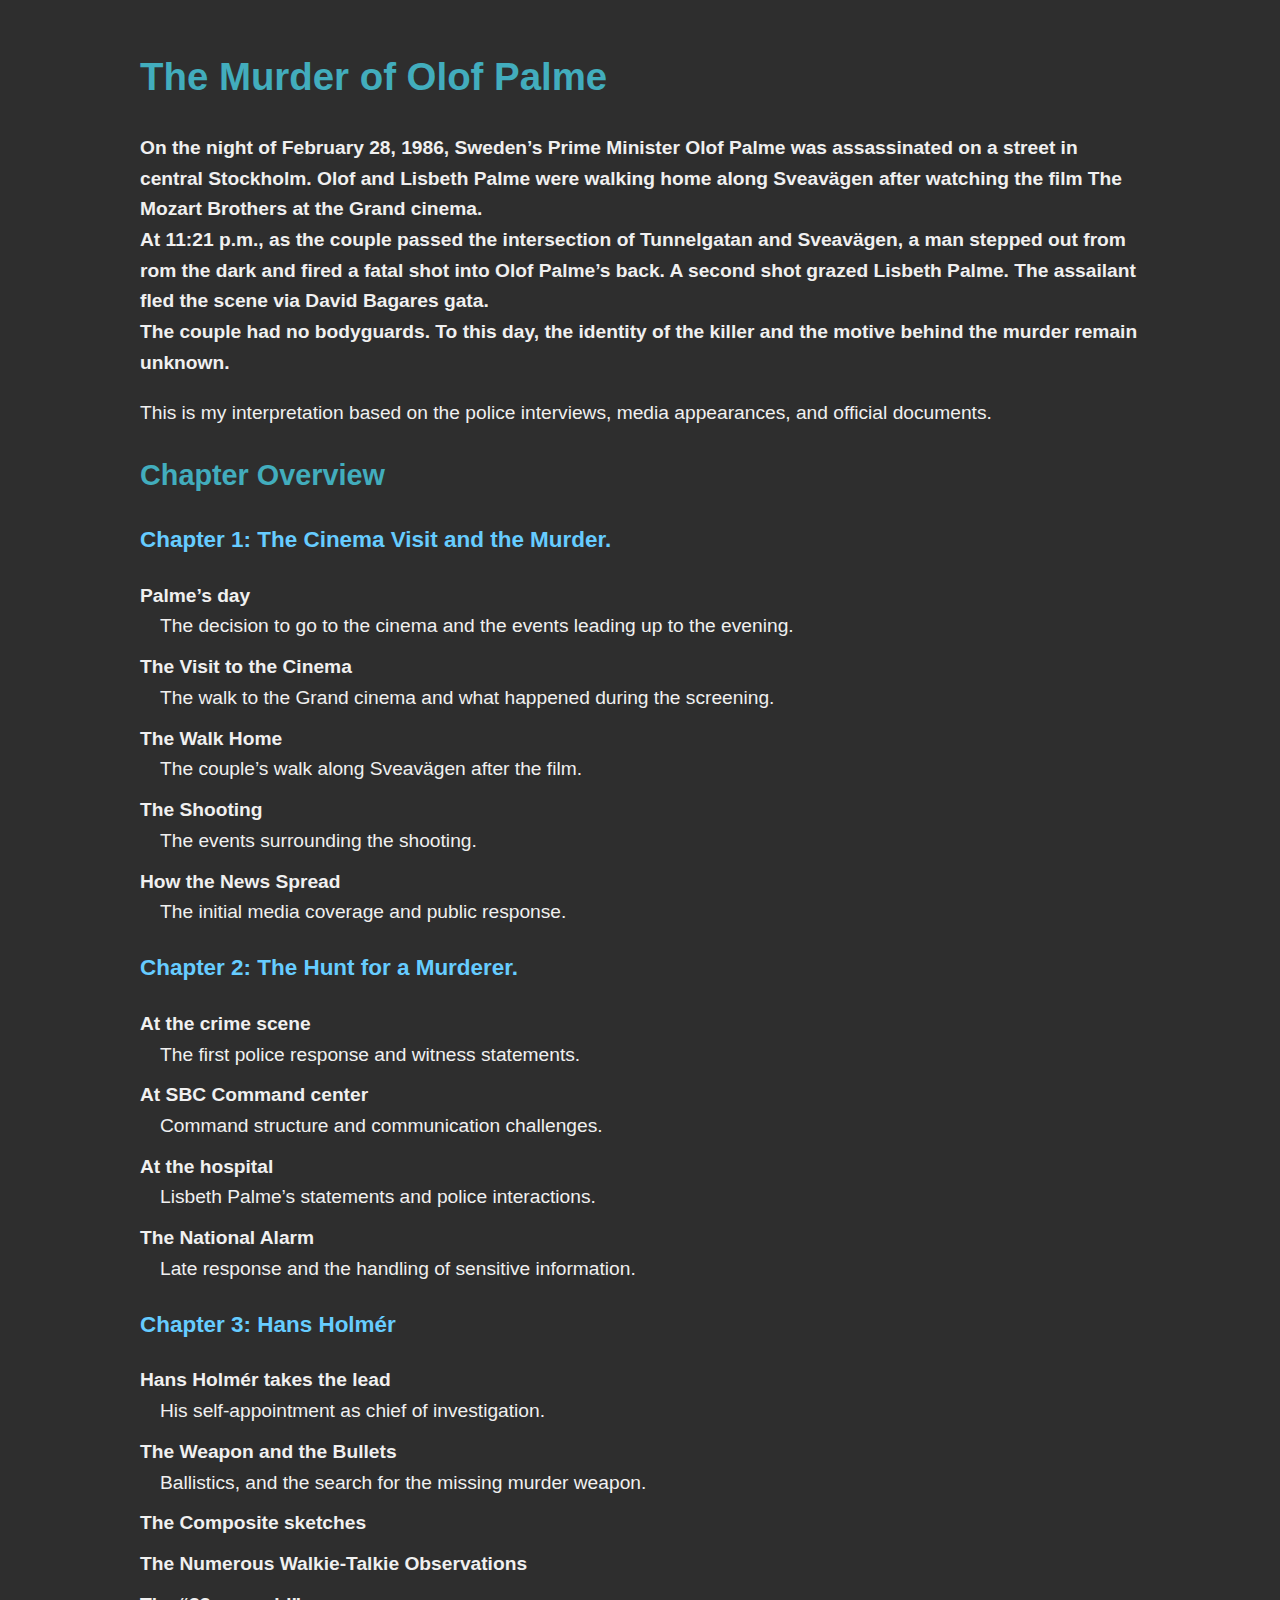
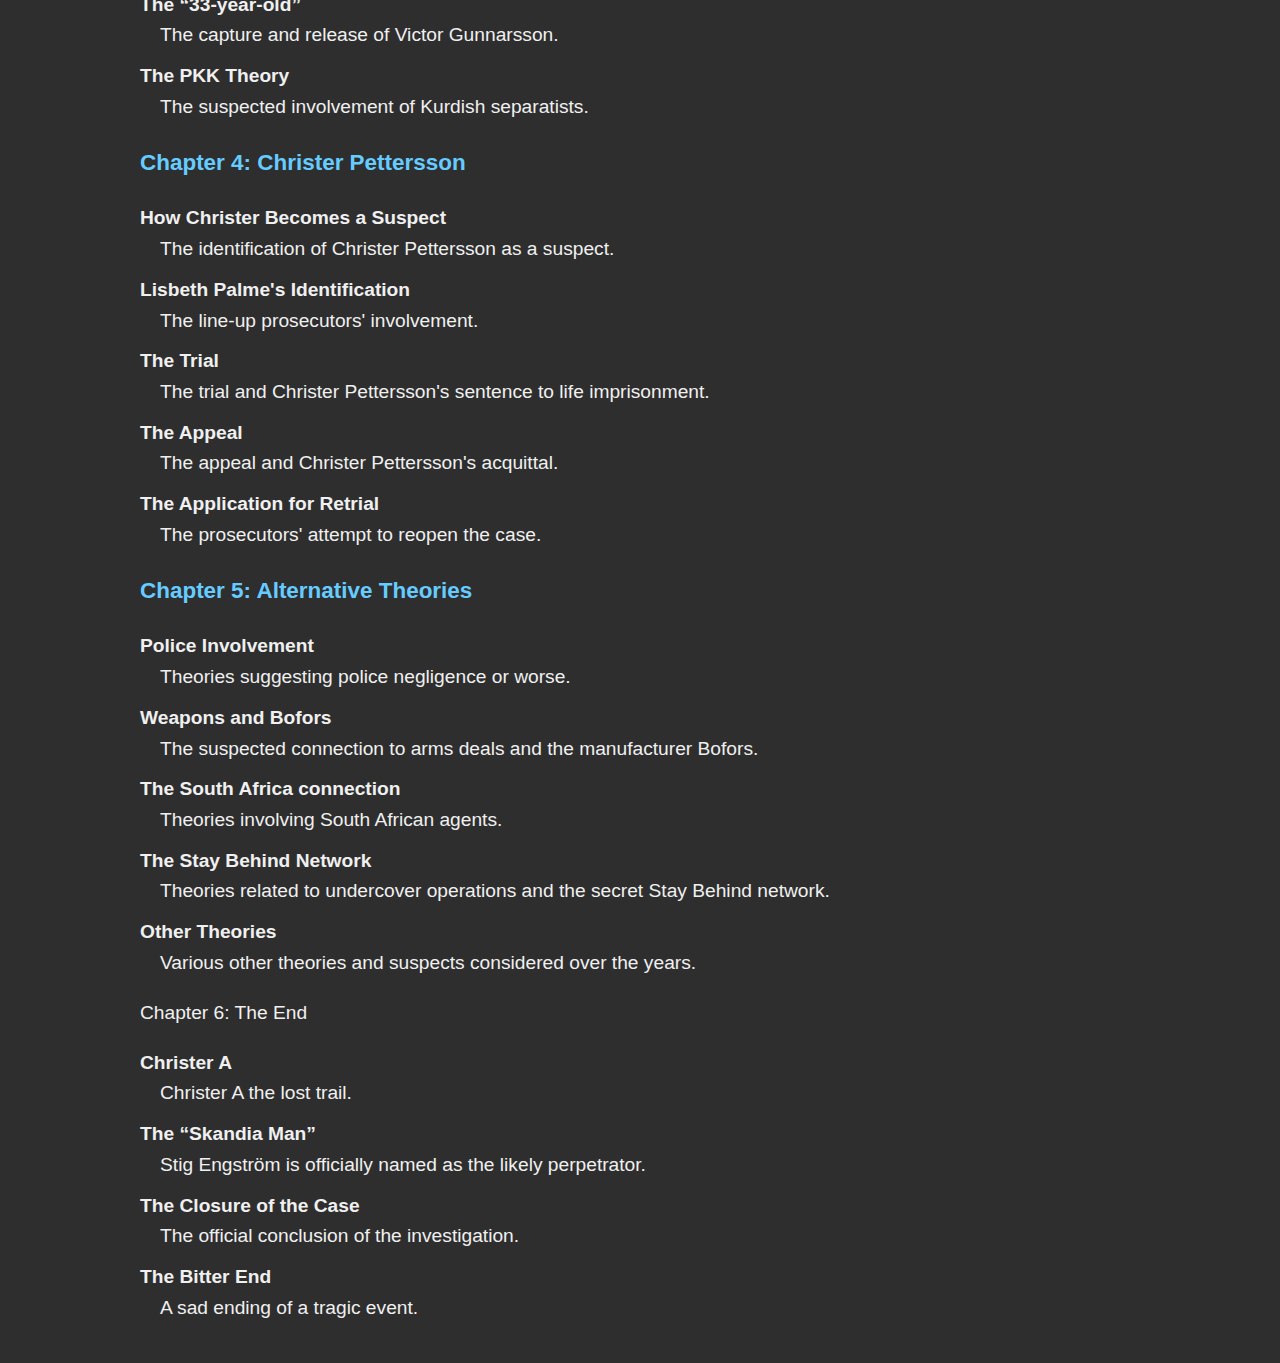
<file: index.html>
<!DOCTYPE html>
<html lang="en">
<head>
    <meta charset="UTF-8">
    <meta name="viewport" content="width=device-width, initial-scale=1.0">
    <title>Murder of a Swedish Prime Minister </title>
    <link rel="stylesheet" href="styles.css">
</head>
<body>
    <h1>The Murder of Olof Palme</h1>
    <p><b>On the night of February 28, 1986, Sweden’s Prime Minister Olof Palme was assassinated on a street in central Stockholm. Olof and Lisbeth Palme were walking home along Sveavägen after watching the film The Mozart Brothers at the Grand cinema.<br /> 
    At 11:21 p.m., as the couple passed the intersection of Tunnelgatan and Sveavägen, a man stepped out from rom the dark and fired a fatal shot into Olof Palme’s back. A second shot grazed Lisbeth Palme. The assailant fled the scene via David Bagares gata.<br /> 
    The couple had no bodyguards. To this day, the identity of the killer and the motive behind the murder remain unknown. </b></p>

    <p>This is my interpretation based on the police interviews, media appearances, and official documents.</p>

    <h2>Chapter Overview</h2>
    <h3 class="chapter-title"><a href="Chapter_1.html">Chapter 1: The Cinema Visit and the Murder.</a></h3>
    <dl>
        <dt>Palme’s day</dt>
        <dd>The decision to go to the cinema and the events leading up to the evening.</dd>
        <dt>The Visit to the Cinema</dt>
        <dd>The walk to the Grand cinema and what happened during the screening.</dd>
        <dt>The Walk Home</dt>
        <dd>The couple’s walk along Sveavägen after the film.</dd>
        <dt>The Shooting</dt>
        <dd>The events surrounding the shooting.</dd>
        <dt>How the News Spread</dt>
        <dd>The initial media coverage and public response.</dd>
    </dl>

    <h3 class="chapter-title"><a href="Chapter_2.html">Chapter 2: The Hunt for a Murderer.</a></h3>
    <dl>
        <dt>At the crime scene</dt>
        <dd>The first police response and witness statements.</dd>
        <dt>At SBC Command center</dt>
        <dd>Command structure and communication challenges.</dd>
        <dt>At the hospital</dt>
        <dd>Lisbeth Palme’s statements and police interactions.</dd>
        <dt>The National Alarm</dt>
        <dd>Late response and the handling of sensitive information.</dd>
    </dl>

    <h3 class="chapter-title"><a href="Chapter_3.html">Chapter 3: Hans Holmér</a></h3>
    <dl>
        <dt>Hans Holmér takes the lead</dt>
        <dd>His self-appointment as chief of investigation.</dd>
        <dt>The Weapon and the Bullets</dt>
        <dd>Ballistics, and the search for the missing murder weapon.</dd>
        <dt>The Composite sketches</dt>
        <dt>The Numerous Walkie-Talkie Observations</dt>
        <dt>The “33-year-old”</dt>
        <dd>The capture and release of Victor Gunnarsson.</dd>
        <dt>The PKK Theory</dt>
        <dd>The suspected involvement of Kurdish separatists.</dd>
    </dl>
    <h3 class="chapter-title"><a href="Chapter_4.html">Chapter 4: Christer Pettersson</a></h3>
    <dl>
        <dt>How Christer Becomes a Suspect</dt>
        <dd>The identification of Christer Pettersson as a suspect.</dd>
        <dt>Lisbeth Palme's Identification</dt>
        <dd>The line-up prosecutors' involvement.</dd>
        <dt>The Trial</dt>
        <dd>The trial and Christer Pettersson's sentence to life imprisonment.</dd>
        <dt>The Appeal</dt>
        <dd>The appeal and Christer Pettersson's acquittal.</dd>
        <dt>The Application for Retrial</dt>
        <dd>The prosecutors' attempt to reopen the case.</dd>
    </dl>

    <h3 class="chapter-title"><a href="Chapter_5.html">Chapter 5: Alternative Theories</a></h3>
    <dl>
        <dt>Police Involvement</dt>
        <dd>Theories suggesting police negligence or worse.</dd>
        <dt>Weapons and Bofors</dt>
        <dd>The suspected connection to arms deals and the manufacturer Bofors.</dd>
        <dt>The South Africa connection</dt>
        <dd>Theories involving South African agents.</dd>
        <dt>The Stay Behind Network</dt>
        <dd>Theories related to undercover operations and the secret Stay Behind network.</dd>
        <dt>Other Theories</dt>
        <dd>Various other theories and suspects considered over the years.</dd>
    </dl>

    <p>Chapter 6: The End </p>
    <dl>
        <dt>Christer A</dt>
        <dd>Christer A the lost trail.</dd>
        <dt>The “Skandia Man”</dt>
        <dd>Stig Engström is officially named as the likely perpetrator.</dd>
        <dt>The Closure of the Case</dt>
        <dd>The official conclusion of the investigation.</dd>
        <dt>The Bitter End</dt>
        <dd>A sad ending of a tragic event.</dd>
    </dl>







</body>

</html>
</file>
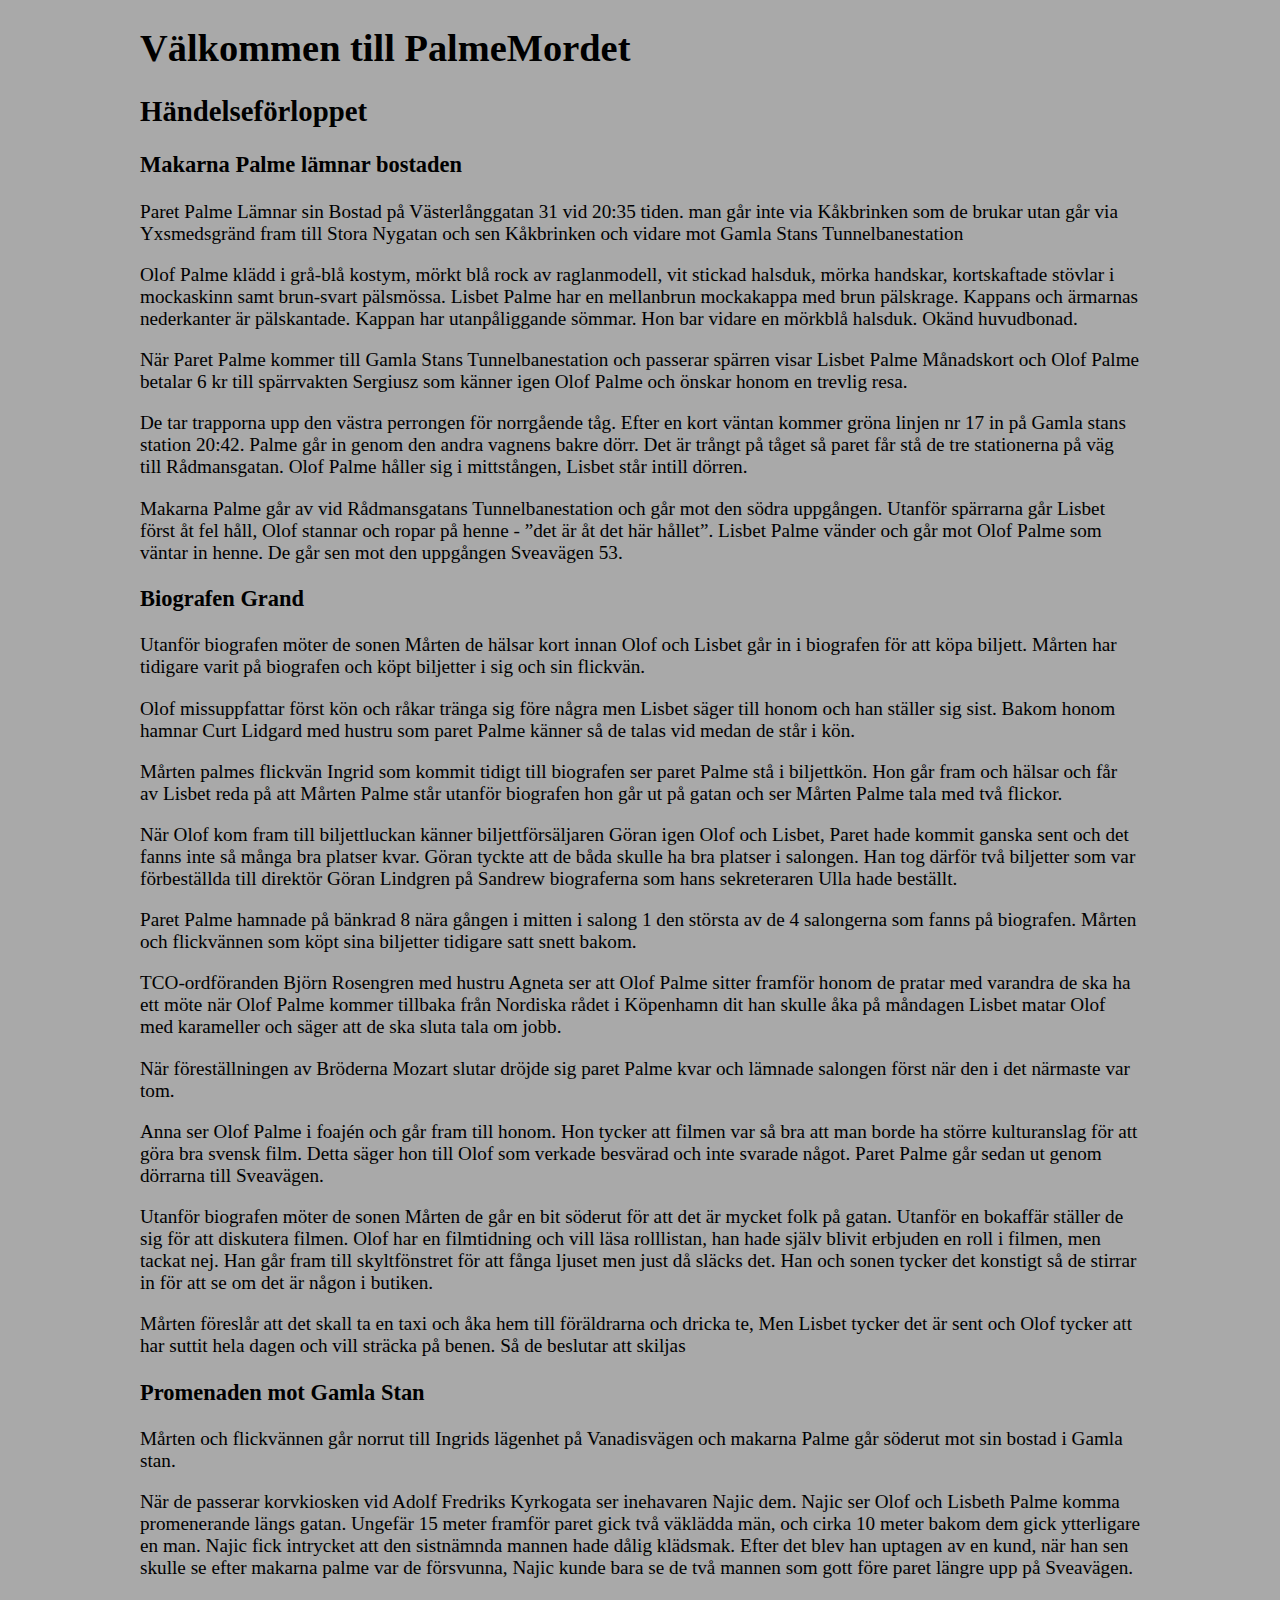
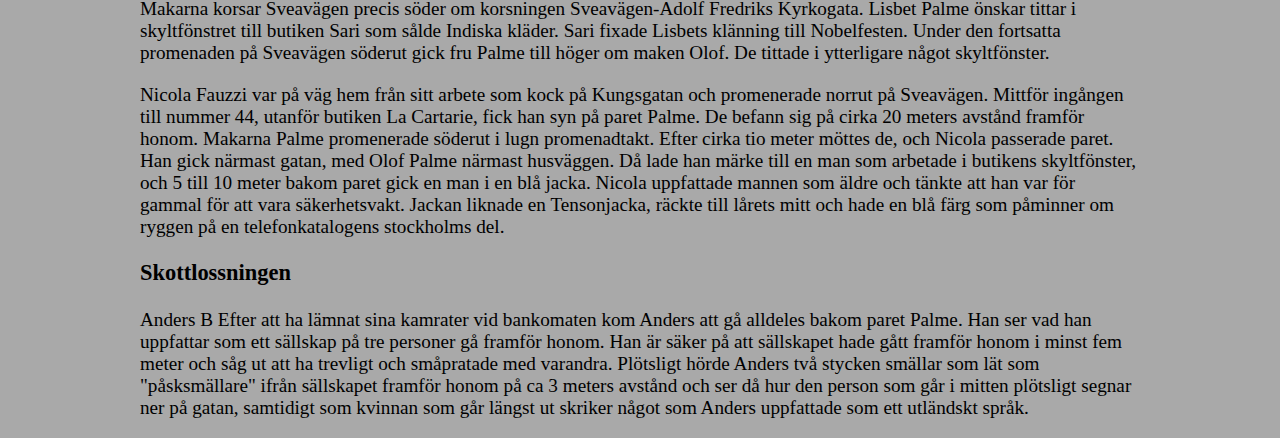
<file: PalmeMordet/index.html>
<!DOCTYPE html>
<html lang="sv">
<head>
    <meta charset="UTF-8">
    <meta name="viewport" content="width=device-width, initial-scale=1.0">
    <title>PalmeMordet</title>
    <link rel="icon" type="image/x-icon" href="favicon.ico">
    <link rel="stylesheet" href="styles.css">

</head>
<body>
    <header>
        <h1>Välkommen till PalmeMordet</h1>
    </header>
    <main>
        <h2>Händelseförloppet</h2>
        <h3>Makarna Palme lämnar bostaden</h3>
        <p>Paret Palme Lämnar sin Bostad på Västerlånggatan 31 vid 20:35 tiden. man går inte via Kåkbrinken som de brukar utan går via Yxsmedsgränd fram till Stora Nygatan och sen Kåkbrinken och vidare mot Gamla Stans Tunnelbanestation</p>
        <p>Olof Palme klädd i grå-blå kostym, mörkt blå rock av raglanmodell, vit stickad halsduk, mörka handskar, kortskaftade stövlar i mockaskinn samt brun-svart pälsmössa. Lisbet Palme har en mellanbrun mockakappa med brun pälskrage. Kappans och ärmarnas nederkanter är pälskantade. Kappan har utanpåliggande sömmar. Hon bar vidare en mörkblå halsduk. Okänd huvudbonad.</p>
        <p>När Paret Palme kommer till Gamla Stans Tunnelbanestation och passerar spärren visar Lisbet Palme Månadskort och Olof Palme betalar 6 kr till spärrvakten Sergiusz som känner igen Olof Palme och önskar honom en trevlig resa.</p>
        <p>De tar trapporna upp den västra perrongen för norrgående tåg. Efter en kort väntan kommer gröna linjen nr 17 in på Gamla stans station 20:42. Palme går in genom den andra vagnens bakre dörr. Det är trångt på tåget så paret får stå de tre stationerna på väg till Rådmansgatan. Olof Palme håller sig i mittstången, Lisbet står intill dörren.</p>
        <p>Makarna Palme går av vid Rådmansgatans Tunnelbanestation och går mot den södra uppgången. Utanför spärrarna går Lisbet först åt fel håll, Olof stannar och ropar på henne - ”det är åt det här hållet”. Lisbet Palme vänder och går mot Olof Palme som väntar in henne. De går sen mot den uppgången Sveavägen 53.</p>
        <h3>Biografen Grand</h3>
        <p>Utanför biografen möter de sonen Mårten de hälsar kort innan Olof och Lisbet går in i biografen för att köpa biljett. Mårten har tidigare varit på biografen och köpt biljetter i sig och sin flickvän. </p>
        <p>Olof missuppfattar först kön och råkar tränga sig före några men Lisbet säger till honom och han ställer sig sist. Bakom honom hamnar Curt Lidgard med hustru som paret Palme känner så de talas vid medan de står i kön.</p>
        <p>Mårten palmes flickvän Ingrid som kommit tidigt till biografen ser paret Palme stå i biljettkön. Hon går fram och hälsar och får av Lisbet reda på att Mårten Palme står utanför biografen hon går ut på gatan och ser Mårten Palme tala med två flickor.</p>
        <p>När Olof kom fram till biljettluckan känner biljettförsäljaren Göran igen Olof och Lisbet, Paret hade kommit ganska sent och det fanns inte så många bra platser kvar. Göran tyckte att de båda skulle ha bra platser i salongen. Han tog därför två biljetter som var förbeställda till direktör Göran Lindgren på Sandrew biograferna som hans sekreteraren Ulla hade beställt.</p>
        <p>Paret Palme hamnade på bänkrad 8 nära gången i mitten i salong 1 den största av de 4 salongerna som fanns på biografen. Mårten och flickvännen som köpt sina biljetter tidigare satt snett bakom.</p>
        <p>TCO-ordföranden Björn Rosengren med hustru Agneta ser att Olof Palme sitter framför honom de pratar med varandra de ska ha ett möte när Olof Palme kommer tillbaka från Nordiska rådet i Köpenhamn dit han skulle åka på måndagen Lisbet matar Olof med karameller och säger att de ska sluta tala om jobb.</p>
        <p>När föreställningen av Bröderna Mozart slutar dröjde sig paret Palme kvar och lämnade salongen först när den i det närmaste var tom.</p>
        <p>Anna ser Olof Palme i foajén och går fram till honom. Hon tycker att filmen var så bra att man borde ha större kulturanslag för att göra bra svensk film. Detta säger hon till Olof som verkade besvärad och inte svarade något. Paret Palme går sedan ut genom dörrarna till Sveavägen.</p>
        <p>Utanför biografen möter de sonen Mårten de går en bit söderut för att det är mycket folk på gatan. Utanför en bokaffär ställer de sig för att diskutera filmen. Olof har en filmtidning och vill läsa rolllistan, han hade själv blivit erbjuden en roll i filmen, men tackat nej. Han går fram till skyltfönstret för att fånga ljuset men just då släcks det. Han och sonen tycker det konstigt så de stirrar in för att se om det är någon i butiken.</p>
        <p>Mårten föreslår att det skall ta en taxi och åka hem till föräldrarna och dricka te, Men Lisbet tycker det är sent och Olof tycker att har suttit hela dagen och vill sträcka på benen. Så de beslutar att skiljas</p>
        <h3>Promenaden mot Gamla Stan</h3>
        <p>Mårten och flickvännen går norrut till Ingrids lägenhet på Vanadisvägen och makarna Palme går söderut mot sin bostad i Gamla stan.</p>
        <p>När de passerar korvkiosken vid Adolf Fredriks Kyrkogata ser inehavaren Najic dem. Najic ser Olof och Lisbeth Palme komma promenerande längs gatan. Ungefär 15 meter framför paret gick två väklädda män, och cirka 10 meter bakom dem gick ytterligare en man. Najic fick intrycket att den sistnämnda mannen hade dålig klädsmak. Efter det blev han uptagen av en kund, när han sen skulle se efter makarna palme var de försvunna, Najic kunde bara se de två mannen som gott före paret längre upp på Sveavägen. </p>
        <p>Makarna korsar Sveavägen precis söder om korsningen Sveavägen-Adolf Fredriks Kyrkogata. Lisbet Palme önskar tittar i skyltfönstret till butiken Sari som sålde Indiska kläder. Sari fixade Lisbets klänning till Nobelfesten. Under den fortsatta promenaden på Sveavägen söderut gick fru Palme till höger om maken Olof. De tittade i ytterligare något skyltfönster.</p>
        <p>Nicola Fauzzi var på väg hem från sitt arbete som kock på Kungsgatan och promenerade norrut på Sveavägen. Mittför ingången till nummer 44, utanför butiken La Cartarie, fick han syn på paret Palme. De befann sig på cirka 20 meters avstånd framför honom. Makarna Palme promenerade söderut i lugn promenadtakt. Efter cirka tio meter möttes de, och Nicola passerade paret. Han gick närmast gatan, med Olof Palme närmast husväggen. Då lade han märke till en man som arbetade i butikens skyltfönster, och 5 till 10 meter bakom paret gick en man i en blå jacka. Nicola uppfattade mannen som äldre och tänkte att han var för gammal för att vara säkerhetsvakt. Jackan liknade en Tensonjacka, räckte till lårets mitt och hade en blå färg som påminner om ryggen på en telefonkatalogens stockholms del.</p>
        <h3>Skottlossningen</h3>
        <p>Anders B Efter att ha lämnat sina kamrater vid bankomaten kom Anders att gå alldeles bakom paret Palme. Han ser vad han uppfattar som ett sällskap på tre personer gå framför honom. Han är säker på att sällskapet hade gått framför honom i minst fem meter och såg ut att ha trevligt och småpratade med varandra. Plötsligt hörde Anders två stycken smällar som lät som "påsksmällare" ifrån sällskapet framför honom på ca 3 meters avstånd och ser då hur den person som går i mitten plötsligt segnar ner på gatan, samtidigt som kvinnan som går längst ut skriker något som Anders uppfattade som ett utländskt språk.</p>


       
    </main>
    <footer>
        
    </footer>
</body>
</html>
</file>
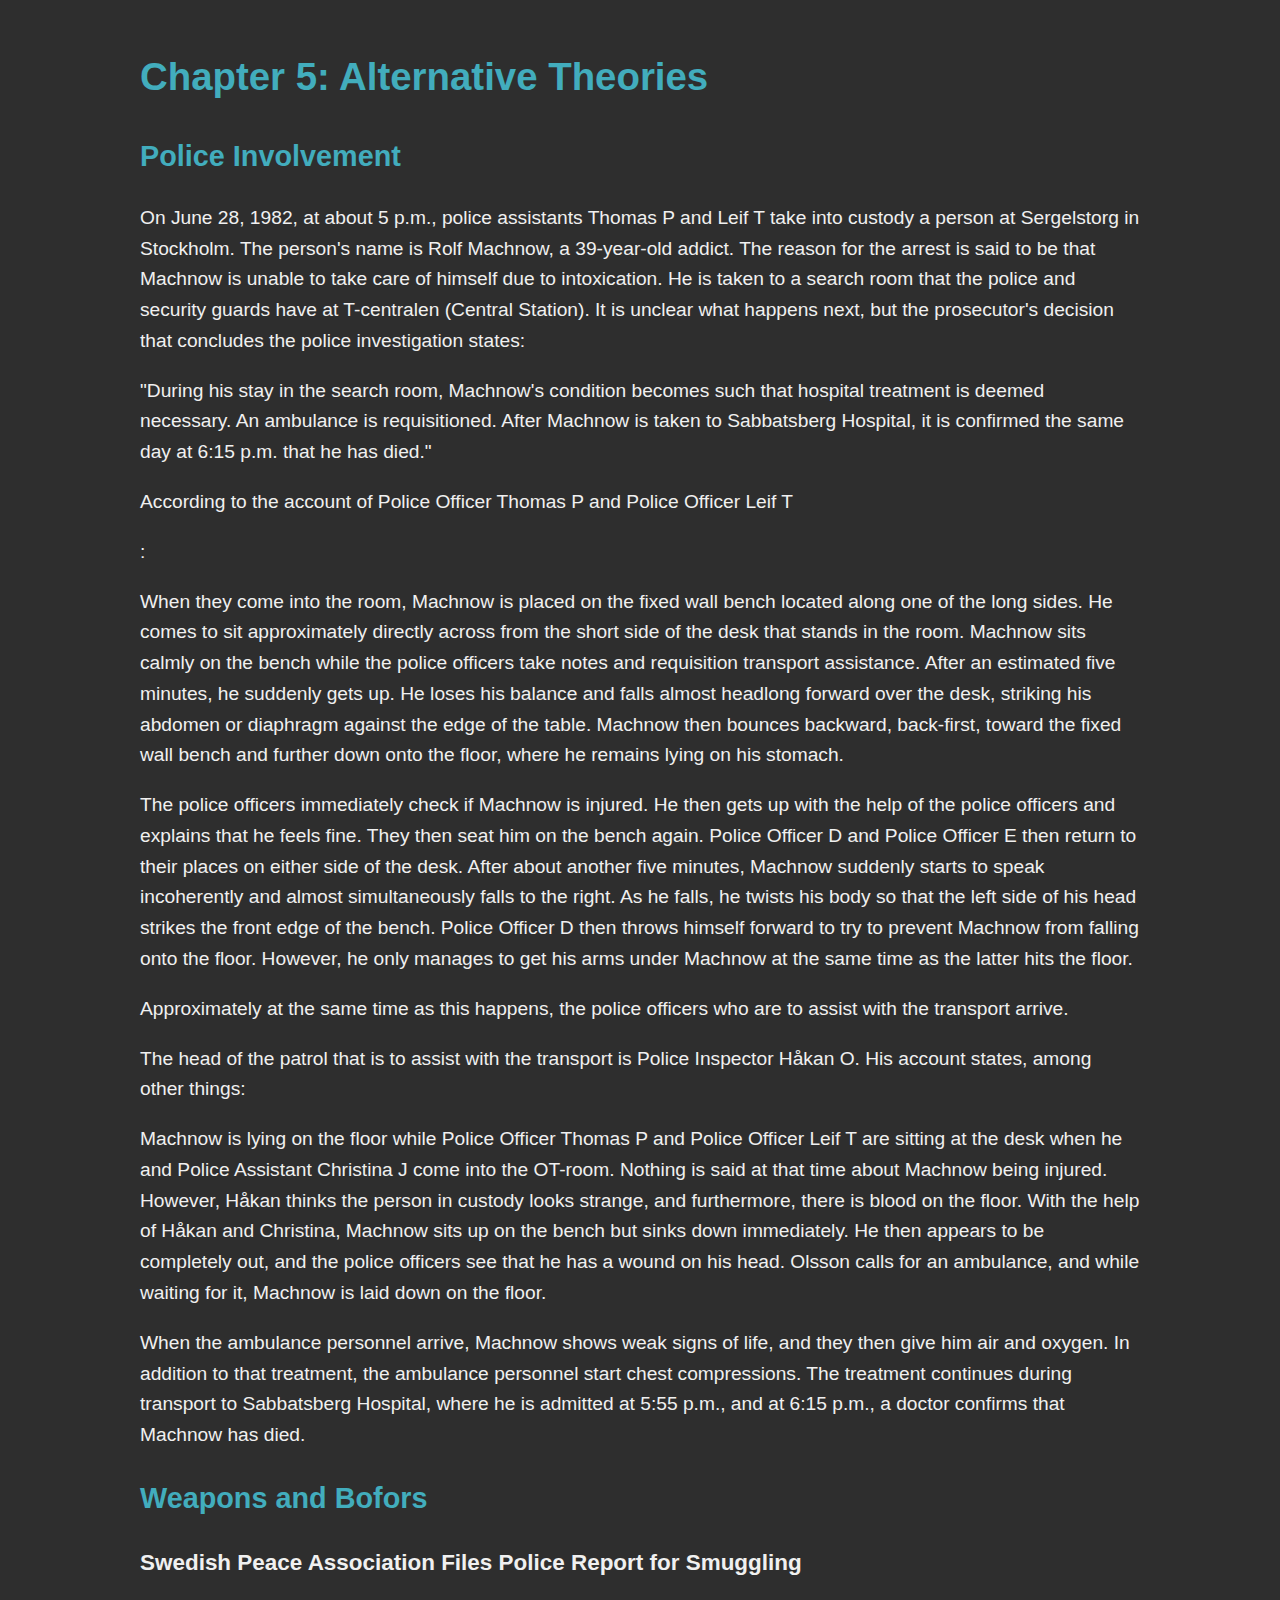
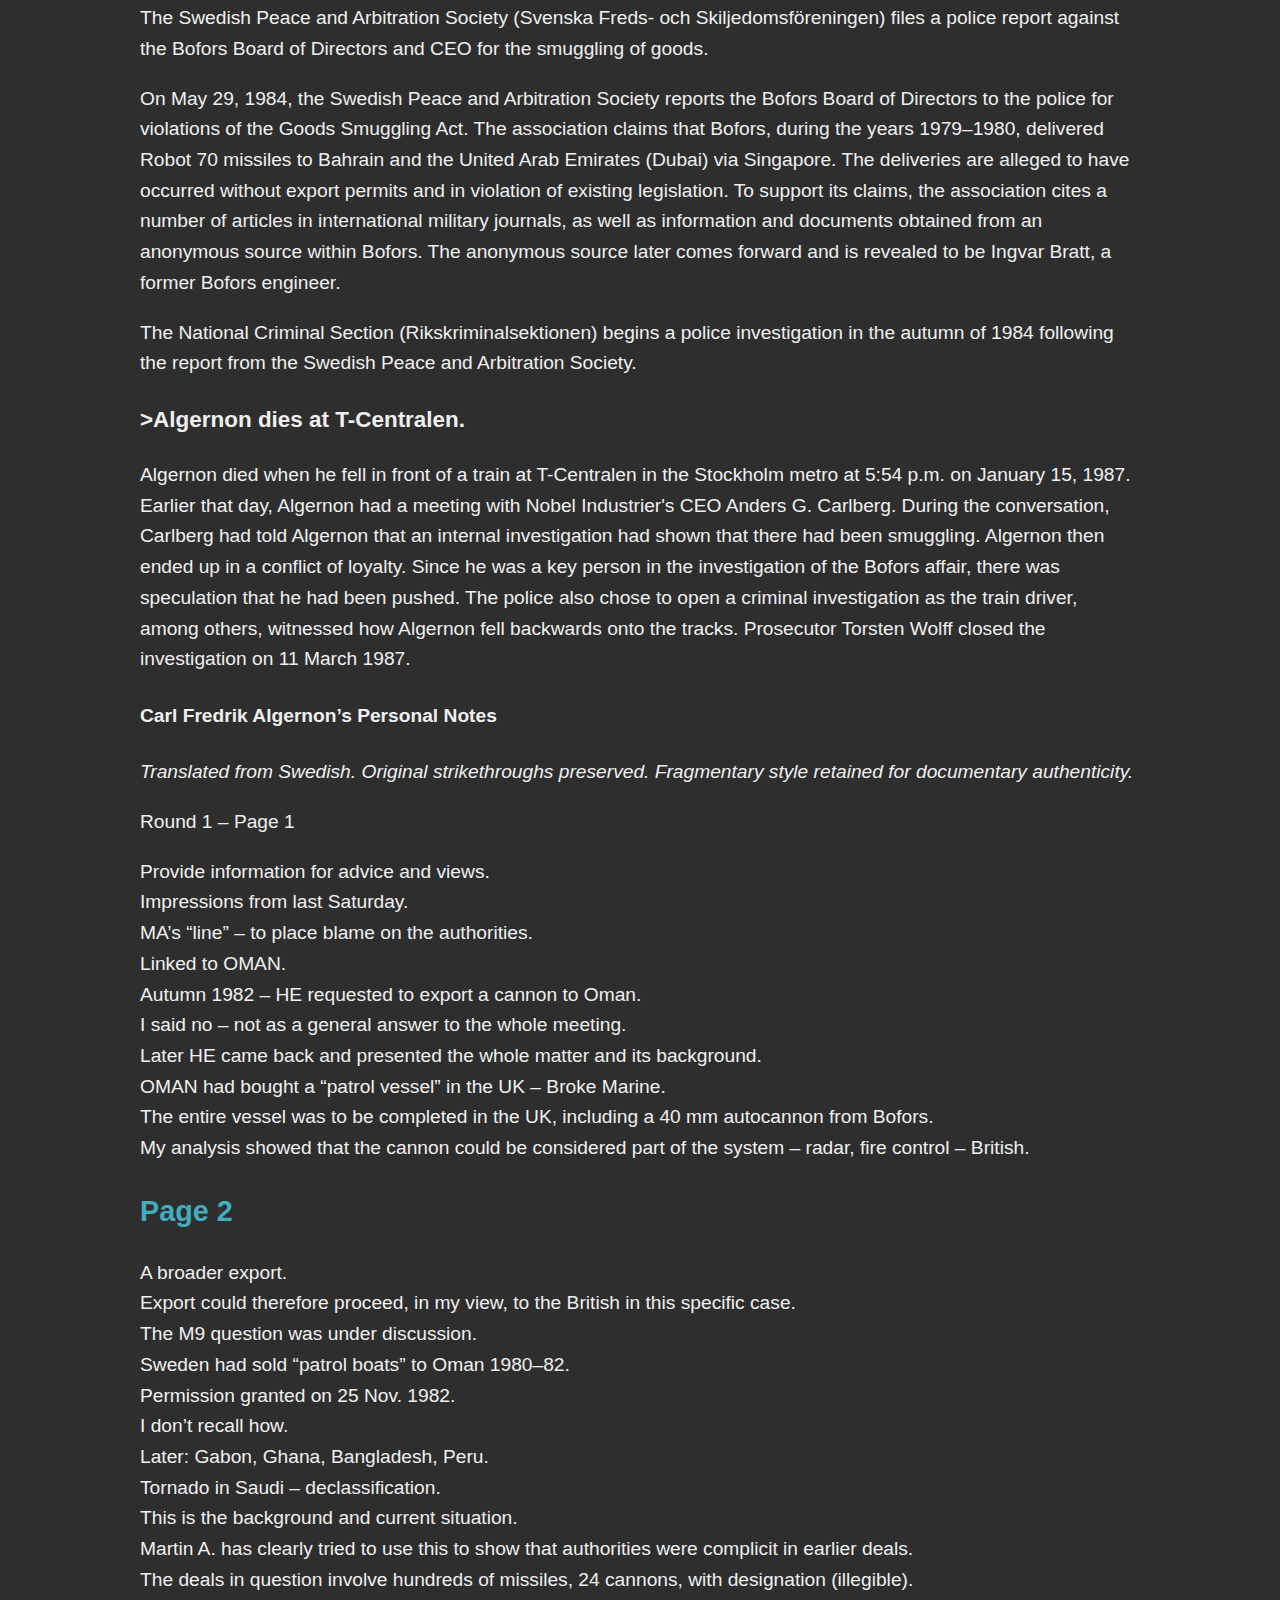
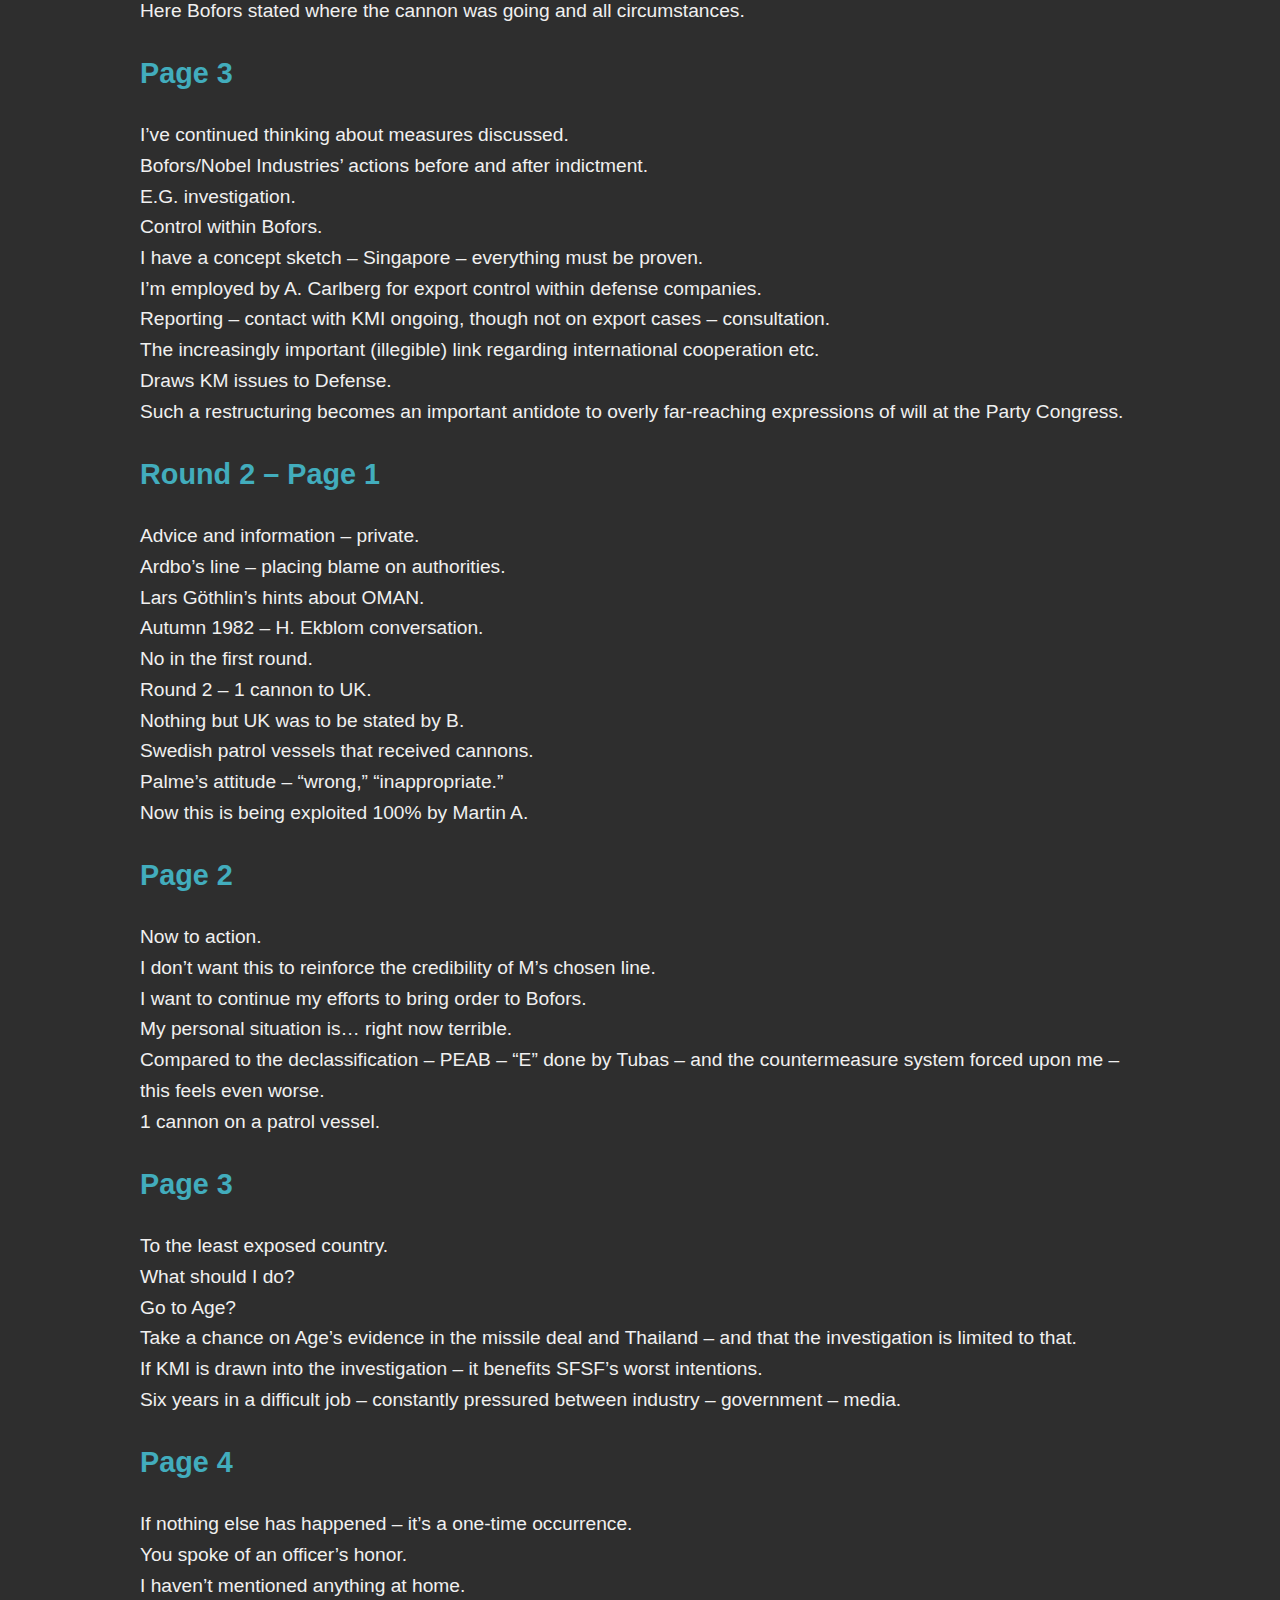
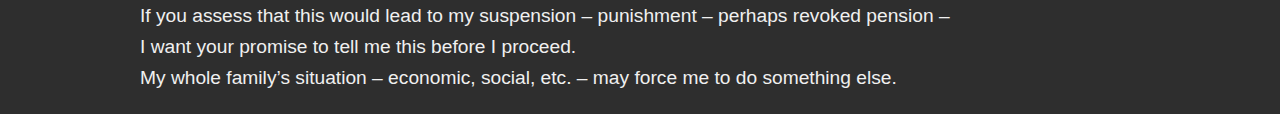
<file: Chapter_5.html>
<!DOCTYPE html>
<html lang="en">
<head>
    <meta charset="UTF-8">
    <meta name="viewport" content="width=device-width, initial-scale=1.0">
    <title>Murder of a Swedish Prime Minister </title>
    <link rel="stylesheet" href="styles.css">
</head>
<body>
    <h1>Chapter 5: Alternative Theories</h1>
    <h2>Police Involvement</h2>
    <p>On June 28, 1982, at about 5 p.m., police assistants Thomas P and Leif T take into custody a person at Sergelstorg in Stockholm. The person's name is Rolf Machnow, a 39-year-old addict. The reason for the arrest is said to be that Machnow is unable to take care of himself due to intoxication. He is taken to a search room that the police and security guards have at T-centralen (Central Station). It is unclear what happens next, but the prosecutor's decision that concludes the police investigation states:</p>
    <div class="quite">
        <p>
        "During his stay in the search room, Machnow's condition becomes such that hospital treatment is deemed necessary. An ambulance is requisitioned. After Machnow is taken to Sabbatsberg Hospital, it is confirmed the same day at 6:15 p.m. that he has died."</p>
    </div>
    <p></p>According to the account of Police Officer Thomas P and Police Officer Leif T</p>:

    <p>When they come into the room, Machnow is placed on the fixed wall bench located along one of the long sides. He comes to sit approximately directly across from the short side of the desk that stands in the room. Machnow sits calmly on the bench while the police officers take notes and requisition transport assistance. After an estimated five minutes, he suddenly gets up. He loses his balance and falls almost headlong forward over the desk, striking his abdomen or diaphragm against the edge of the table. Machnow then bounces backward, back-first, toward the fixed wall bench and further down onto the floor, where he remains lying on his stomach.</p>
    <p>The police officers immediately check if Machnow is injured. He then gets up with the help of the police officers and explains that he feels fine. They then seat him on the bench again. Police Officer D and Police Officer E then return to their places on either side of the desk. After about another five minutes, Machnow suddenly starts to speak incoherently and almost simultaneously falls to the right. As he falls, he twists his body so that the left side of his head strikes the front edge of the bench. Police Officer D then throws himself forward to try to prevent Machnow from falling onto the floor. However, he only manages to get his arms under Machnow at the same time as the latter hits the floor.</p>
    <p>Approximately at the same time as this happens, the police officers who are to assist with the transport arrive.</p>
    <p>The head of the patrol that is to assist with the transport is Police Inspector Håkan O. His account states, among other things:</p>
    <p>Machnow is lying on the floor while Police Officer Thomas P and Police Officer Leif T are sitting at the desk when he and Police Assistant Christina J come into the OT-room. Nothing is said at that time about Machnow being injured. However, Håkan thinks the person in custody looks strange, and furthermore, there is blood on the floor. With the help of Håkan and Christina, Machnow sits up on the bench but sinks down immediately. He then appears to be completely out, and the police officers see that he has a wound on his head. Olsson calls for an ambulance, and while waiting for it, Machnow is laid down on the floor.</p>
    <p>When the ambulance personnel arrive, Machnow shows weak signs of life, and they then give him air and oxygen. In addition to that treatment, the ambulance personnel start chest compressions. The treatment continues during transport to Sabbatsberg Hospital, where he is admitted at 5:55 p.m., and at 6:15 p.m., a doctor confirms that Machnow has died.</p>
    <h2>Weapons and Bofors</h2>
    <h3>Swedish Peace Association Files Police Report for Smuggling</h3>
    <p>The Swedish Peace and Arbitration Society (Svenska Freds- och Skiljedomsföreningen) files a police report against the Bofors Board of Directors and CEO for the smuggling of goods.</p>
    <p>On May 29, 1984, the Swedish Peace and Arbitration Society reports the Bofors Board of Directors to the police for violations of the Goods Smuggling Act. The association claims that Bofors, during the years 1979–1980, delivered Robot 70 missiles to Bahrain and the United Arab Emirates (Dubai) via Singapore. The deliveries are alleged to have occurred without export permits and in violation of existing legislation. To support its claims, the association cites a number of articles in international military journals, as well as information and documents obtained from an anonymous source within Bofors. The anonymous source later comes forward and is revealed to be Ingvar Bratt, a former Bofors engineer.</p>

    <p>The National Criminal Section (Rikskriminalsektionen) begins a police investigation in the autumn of 1984 following the report from the Swedish Peace and Arbitration Society.</p>

    <h3>>Algernon dies at T-Centralen.</h3>
    <p>Algernon died when he fell in front of a train at T-Centralen in the Stockholm metro at 5:54 p.m. on January 15, 1987. Earlier that day, Algernon had a meeting with Nobel Industrier's CEO Anders G. Carlberg. During the conversation, Carlberg had told Algernon that an internal investigation had shown that there had been smuggling. Algernon then ended up in a conflict of loyalty. Since he was a key person in the investigation of the Bofors affair, there was speculation that he had been pushed. The police also chose to open a criminal investigation as the train driver, among others, witnessed how Algernon fell backwards onto the tracks. Prosecutor Torsten Wolff closed the investigation on 11 March 1987.</p>
    
  <h4>Carl Fredrik Algernon’s Personal Notes</h4>
  <p><em>Translated from Swedish. Original strikethroughs preserved. Fragmentary style retained for documentary authenticity.</em></p>
  

  <div class="section">
    <p>Round 1 – Page 1</p>
    <div class="note">
      Provide information for advice and views.<br>
      Impressions from last Saturday.<br>
      MA’s “line” – to place blame on the authorities.<br>
      Linked to OMAN.<br>
      Autumn 1982 – HE requested to export a cannon to Oman.<br>
      I said no – not as a general answer to the whole meeting.<br>
      Later HE came back and presented the whole matter and its background.<br>
      OMAN had bought a “patrol vessel” in the UK – Broke Marine.<br>
      The entire vessel was to be completed in the UK, including a 40 mm autocannon from Bofors.<br>
      My analysis showed that the cannon could be considered part of the system – radar, fire control – British.
    </div>
  </div>

  <div class="section">
    <h2>Page 2</h2>
    <div class="note">
      A broader export.<br>
      Export could therefore proceed, in my view, to the British in this specific case.<br>
      The M9 question was under discussion.<br>
      Sweden had sold “patrol boats” to Oman 1980–82.<br>
      Permission granted on 25 Nov. 1982.<br>
      I don’t recall how.<br>
      Later: Gabon, Ghana, Bangladesh, Peru.<br>
      Tornado in Saudi – declassification.<br>
      This is the background and current situation.<br>
      Martin A. has clearly tried to use this to show that authorities were complicit in earlier deals.<br>
      The deals in question involve hundreds of missiles, 24 cannons, with designation (illegible).<br>
      Here Bofors stated where the cannon was going and all circumstances.
    </div>
  </div>

  <div class="section">
    <h2>Page 3</h2>
    <div class="note">
      I’ve continued thinking about measures discussed.<br>
      Bofors/Nobel Industries’ actions before and after indictment.<br>
      E.G. investigation.<br>
      Control within Bofors.<br>
      I have a concept sketch – Singapore – everything must be proven.<br>
      I’m employed by A. Carlberg for export control within defense companies.<br>
      Reporting – contact with KMI ongoing, though not on export cases – consultation.<br>
      The increasingly important (illegible) link regarding international cooperation etc.<br>
      Draws KM issues to Defense.<br>
      Such a restructuring becomes an important antidote to overly far-reaching expressions of will at the Party Congress.
    </div>
  </div>

  <div class="section">
    <h2>Round 2 – Page 1</h2>
    <div class="note">
      Advice and information – private.<br>
      Ardbo’s line – placing blame on authorities.<br>
      Lars Göthlin’s hints about OMAN.<br>
      Autumn 1982 – H. Ekblom conversation.<br>
      No in the first round.<br>
      Round 2 – 1 cannon to UK.<br>
      Nothing but UK was to be stated by B.<br>
      Swedish patrol vessels that received cannons.<br>
      Palme’s attitude – “wrong,” “inappropriate.”<br>
      Now this is being exploited 100% by Martin A.
    </div>
  </div>

  <div class="section">
    <h2>Page 2</h2>
    <div class="note">
      Now to action.<br>
      I don’t want this to reinforce the credibility of M’s chosen line.<br>
      I want to continue my efforts to bring order to Bofors.<br>
      My personal situation is… right now terrible.<br>
      Compared to the declassification – PEAB – “E” done by Tubas – and the countermeasure system forced upon me – this feels even worse.<br>
      1 cannon on a patrol vessel.
    </div>
  </div>

  <div class="section">
    <h2>Page 3</h2>
    <div class="note">
      To the least exposed country.<br>
      What should I do?<br>
      Go to Age?<br>
      Take a chance on Age’s evidence in the missile deal and Thailand – and that the investigation is limited to that.<br>
      If KMI is drawn into the investigation – it benefits SFSF’s worst intentions.<br>
      Six years in a difficult job – constantly pressured between industry – government – media.
    </div>
  </div>

  <div class="section">
    <h2>Page 4</h2>
    <div class="note">
      If nothing else has happened – it’s a one-time occurrence.<br>
      You spoke of an officer’s honor.<br>
      I haven’t mentioned anything at home.<br>
      If you assess that this would lead to my suspension – punishment – perhaps revoked pension –<br>
      I want your promise to tell me this before I proceed.<br>
      My whole family’s situation – economic, social, etc. – may force me to do something else.
    </div>
  </div>

</body>
</html>








</body>
</file>
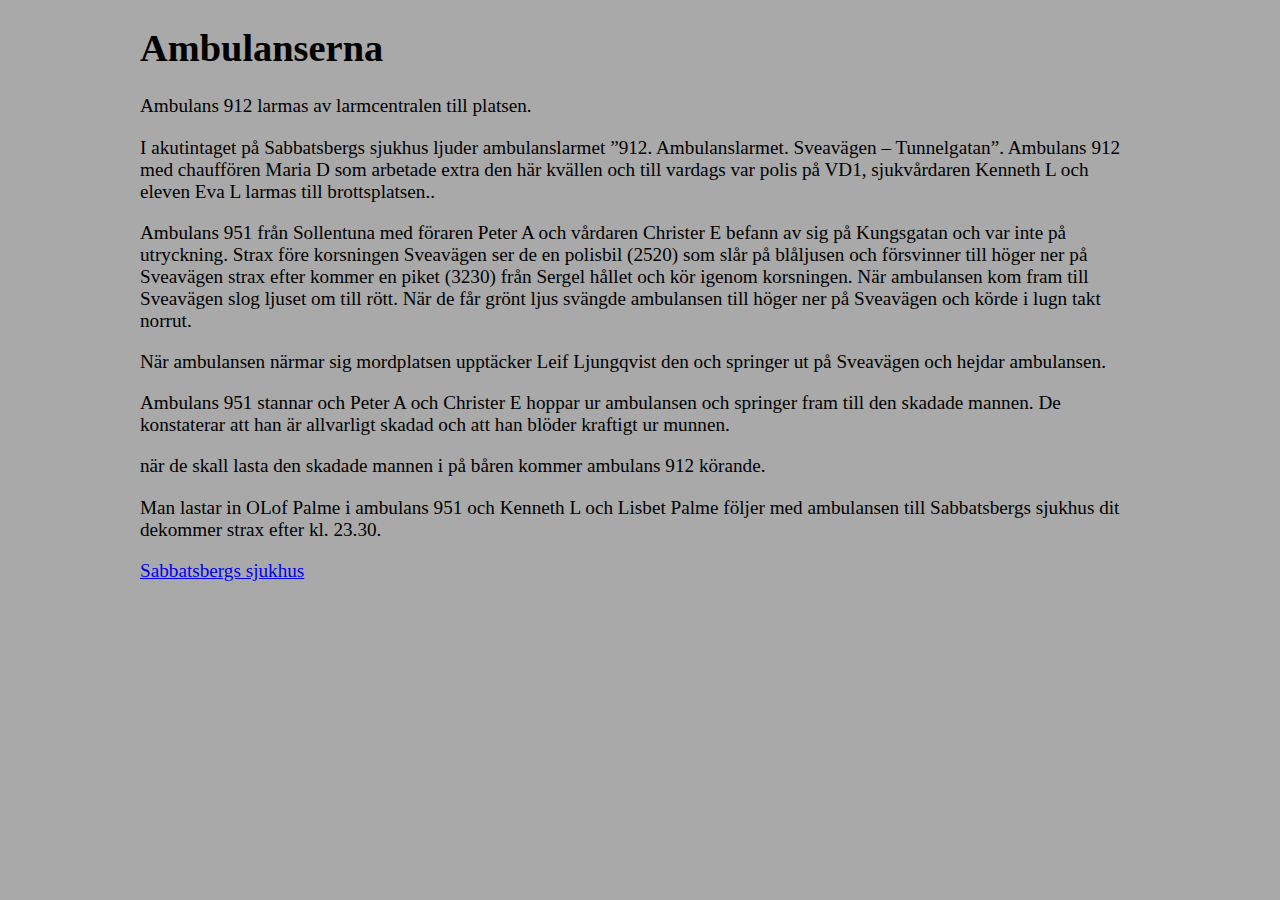
<file: PalmeMordet/Noter/Ambulans.html>
<!DOCTYPE html>
<html lang="sv">
    <head>
        <link rel="stylesheet" type="text/css" href="../styles.css">
    </head>
    <body>
        <h1>Ambulanserna</h1>
        <h2></h2>
        <p>Ambulans 912 larmas av larmcentralen till platsen.</p>
        <p>I akutintaget på Sabbatsbergs sjukhus ljuder ambulanslarmet ”912. Ambulanslarmet. Sveavägen – Tunnelgatan”. Ambulans 912 med chauffören Maria D som arbetade extra den här kvällen och till vardags var polis på VD1, sjukvårdaren Kenneth L och eleven Eva L larmas till brottsplatsen..</p>

        <p>Ambulans 951 från Sollentuna med föraren Peter A och vårdaren Christer E befann av sig på Kungsgatan och var inte på utryckning. Strax före korsningen Sveavägen ser de en polisbil (2520) som slår på blåljusen och försvinner till höger ner på Sveavägen strax efter kommer en piket (3230) från Sergel hållet och kör igenom korsningen. När ambulansen kom fram till Sveavägen slog ljuset om till rött. När de får grönt ljus svängde ambulansen till höger ner på Sveavägen och körde i lugn takt norrut.</p>

        <p>När ambulansen närmar sig mordplatsen upptäcker Leif Ljungqvist den och springer ut på Sveavägen och hejdar ambulansen.</p>
        <p>Ambulans 951 stannar och Peter A och Christer E hoppar ur ambulansen och springer fram till den skadade mannen. De konstaterar att han är allvarligt skadad och att han blöder kraftigt ur munnen.</p>
        <p>när de skall lasta den skadade mannen i på båren kommer ambulans 912 körande.</p>
        <p>Man lastar in OLof Palme i ambulans 951 och Kenneth L och Lisbet Palme följer med ambulansen till Sabbatsbergs sjukhus dit dekommer strax efter kl. 23.30.</p>
        <a href="Sabbatsberg.html">Sabbatsbergs sjukhus</a>
</html>
</file>
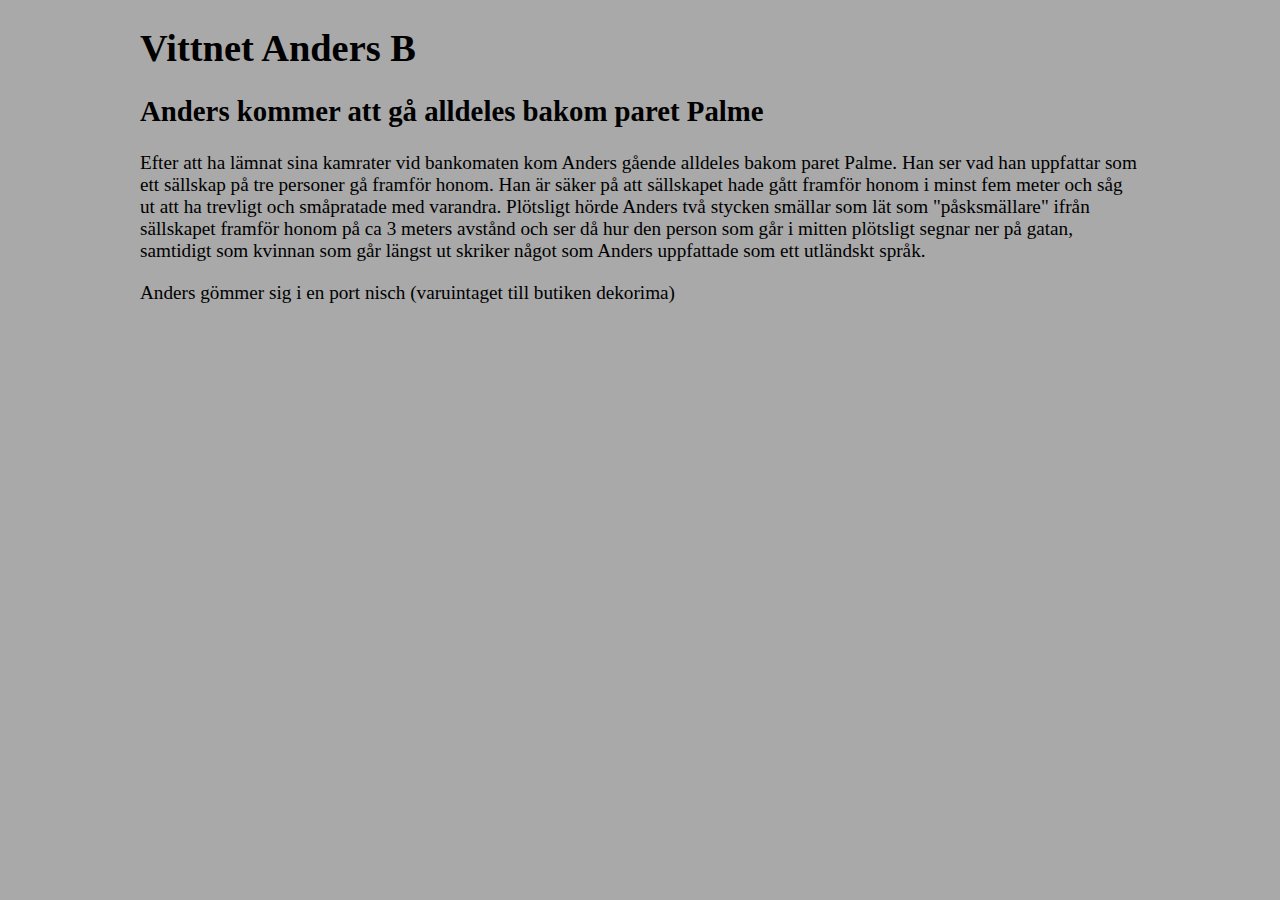
<file: PalmeMordet/Noter/Anders_B.html>
<!DOCTYPE html>
<html lang="sv">
    <head>
        <link rel="stylesheet" type="text/css" href="../styles.css">
    </head>
    <body>
        <h1>Vittnet Anders B</h1>
        <h2>Anders kommer att gå alldeles bakom paret Palme</h2>
        <p>Efter att ha lämnat sina kamrater vid bankomaten kom Anders gående alldeles bakom paret Palme. Han ser vad han uppfattar som ett sällskap på tre personer gå framför honom. Han är säker på att sällskapet hade gått framför honom i minst fem meter och såg ut att ha trevligt och småpratade med varandra. Plötsligt hörde Anders två stycken smällar som lät som "påsksmällare" ifrån sällskapet framför honom på ca 3 meters avstånd och ser då hur den person som går i mitten plötsligt segnar ner på gatan, samtidigt som kvinnan som går längst ut skriker något som Anders uppfattade som ett utländskt språk.</p>
        <p>Anders gömmer sig i en port nisch (varuintaget till butiken dekorima)</p>

</html>
</file>
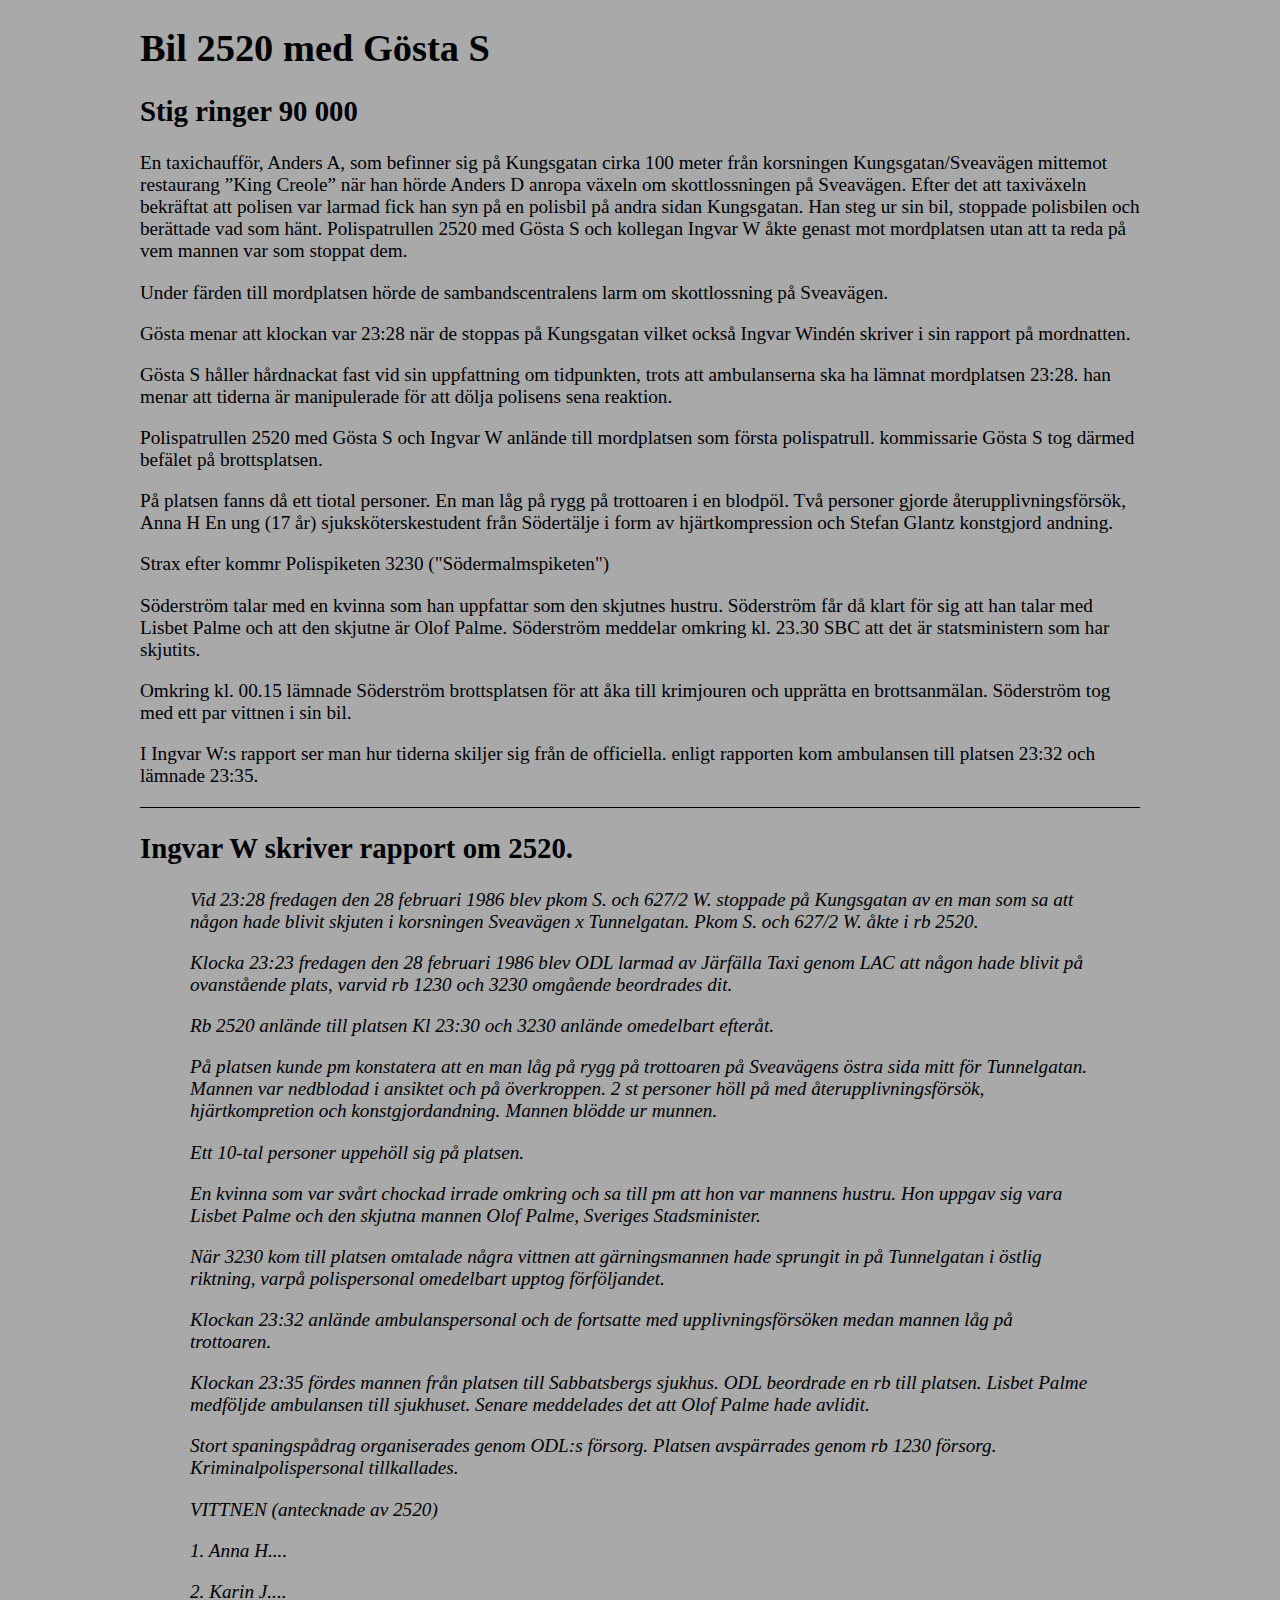
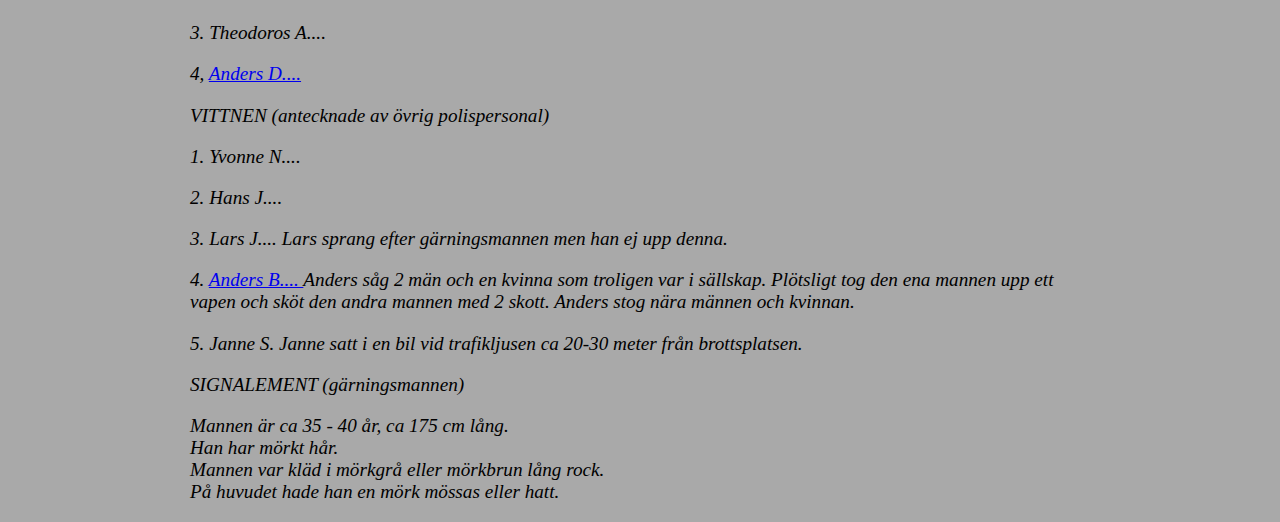
<file: PalmeMordet/Noter/Bil_2520.html>
<!DOCTYPE html>
<html lang="sv">
    <head>
        <link rel="stylesheet" type="text/css" href="../styles.css">
    </head>
    <body>
        <h1>Bil 2520 med Gösta S</h1>
        <h2>Stig ringer 90 000</h2>
        <p>En taxichaufför, Anders A, som befinner sig på Kungsgatan cirka 100 meter från korsningen Kungsgatan/Sveavägen mittemot restaurang ”King Creole” när han hörde Anders D anropa växeln om skottlossningen på Sveavägen. Efter det att taxiväxeln bekräftat att polisen var larmad fick han syn på en polisbil på andra sidan Kungsgatan. Han steg ur sin bil, stoppade polisbilen och berättade vad som hänt. Polispatrullen 2520 med Gösta S och kollegan Ingvar W åkte genast mot mordplatsen utan att ta reda på vem mannen var som stoppat dem.</p>
        

        <p>Under färden till mordplatsen hörde de sambandscentralens larm om skottlossning på Sveavägen.</p>

        <p>Gösta menar att klockan var 23:28 när de stoppas på Kungsgatan vilket också Ingvar Windén skriver i sin rapport på mordnatten.</p>

        <p>Gösta S håller hårdnackat fast vid sin uppfattning om tidpunkten, trots att ambulanserna ska ha lämnat mordplatsen 23:28. han menar att tiderna är manipulerade för att dölja polisens sena reaktion.</p>

        <p>Polispatrullen 2520 med Gösta S och Ingvar W anlände till mordplatsen som första polispatrull. kommissarie Gösta S tog därmed befälet på brottsplatsen.</p>

        <p>På platsen fanns då ett tiotal personer. En man låg på rygg på trottoaren i en blodpöl. Två personer gjorde återupplivningsförsök, Anna H En ung (17 år) sjuksköterskestudent från Södertälje i form av hjärtkompression och Stefan Glantz konstgjord andning.</p>

        <p>Strax efter kommr Polispiketen 3230 ("Södermalmspiketen")</p>

        <p>Söderström talar med en kvinna som han uppfattar som den skjutnes hustru. Söderström får då klart för sig att han talar med Lisbet Palme och att den skjutne är Olof Palme. Söderström meddelar omkring kl. 23.30 SBC att det är statsministern som har skjutits.</p>

        <p>Omkring kl. 00.15 lämnade Söderström brottsplatsen för att åka till krimjouren och upprätta en brottsanmälan. Söderström tog med ett par vittnen i sin bil.</p>

        <p>I Ingvar W:s rapport ser man hur tiderna skiljer sig från de officiella. enligt rapporten kom ambulansen till platsen 23:32 och lämnade 23:35.</p>

            <hr />

        <h2>Ingvar W skriver rapport om 2520.</h2>    <p></p>
    <p class="Cit">Vid 23:28 fredagen den 28 februari 1986 blev pkom S. och 627/2 W. stoppade på Kungsgatan av en man som sa att någon hade blivit skjuten i korsningen Sveavägen x Tunnelgatan. Pkom S. och 627/2 W. åkte i rb 2520.</p>
    <p class="Cit">Klocka 23:23 fredagen den 28 februari 1986 blev ODL larmad av Järfälla Taxi genom LAC att någon hade blivit på ovanstående plats, varvid rb 1230 och 3230 omgående beordrades dit.</p>
    <p class="Cit">Rb 2520 anlände till platsen Kl 23:30 och 3230 anlände omedelbart efteråt.
</p>
    <p class="Cit">På platsen kunde pm konstatera att en man låg på rygg på trottoaren på Sveavägens östra sida mitt för Tunnelgatan. Mannen var nedblodad i ansiktet och på överkroppen. 2 st personer höll på med återupplivningsförsök, hjärtkompretion och konstgjordandning. Mannen blödde ur munnen.
</p>
    <p class="Cit">Ett 10-tal personer uppehöll sig på platsen.
</p>
    <p class="Cit">En kvinna som var svårt chockad irrade omkring och sa till pm att hon var mannens hustru. Hon uppgav sig vara Lisbet Palme och den skjutna mannen Olof Palme, Sveriges Stadsminister.</p>
    <p class="Cit">När 3230 kom till platsen omtalade några vittnen att gärningsmannen hade sprungit in på Tunnelgatan i östlig riktning, varpå polispersonal omedelbart upptog förföljandet.</p>
    <p class="Cit">Klockan 23:32 anlände ambulanspersonal och de fortsatte med upplivningsförsöken medan mannen låg på trottoaren.</p>
    <p class="Cit">Klockan 23:35 fördes mannen från platsen till Sabbatsbergs sjukhus. ODL beordrade en rb till platsen. Lisbet Palme medföljde ambulansen till sjukhuset. Senare meddelades det att Olof Palme hade avlidit.</p>
    <p class="Cit">Stort spaningspådrag organiserades genom ODL:s försorg. Platsen avspärrades genom rb 1230 försorg. Kriminalpolispersonal tillkallades.
</p>
    <p class="Cit">VITTNEN (antecknade av 2520)</p>
    <p class="Cit">1. Anna H....</p>
    <p class="Cit">2. Karin J....</p>
    <p class="Cit">3. Theodoros A....</p>
    <p class="Cit">4, <a href="Anders_D.html">Anders D....</a></p>
    <p class="Cit">VITTNEN (antecknade av övrig polispersonal) </p>
    <p class="Cit">1. Yvonne N....</p>
    <p class="Cit">2. Hans J.... </p>
    <p class="Cit">3. Lars J.... Lars sprang efter gärningsmannen men han ej upp denna.</p>
    <p class="Cit">4. <a href="Anders_B.html"> Anders B.... </a>Anders såg 2 män och en kvinna som troligen var i sällskap. Plötsligt tog den ena mannen upp ett vapen och sköt den andra mannen med 2 skott. Anders stog nära männen och kvinnan.</p>
    <p class="Cit">5. Janne S. Janne satt i en bil vid trafikljusen ca 20-30 meter från brottsplatsen.</p>
    <p class="Cit">SIGNALEMENT (gärningsmannen)</p>
    <p class="Cit"> Mannen är ca 35 - 40 år, ca 175 cm lång.<br /> 
Han har mörkt hår.<br />  
Mannen var kläd i mörkgrå eller mörkbrun lång rock. <br /> 
På huvudet hade han en mörk mössas eller hatt.</p>



</html>
</file>
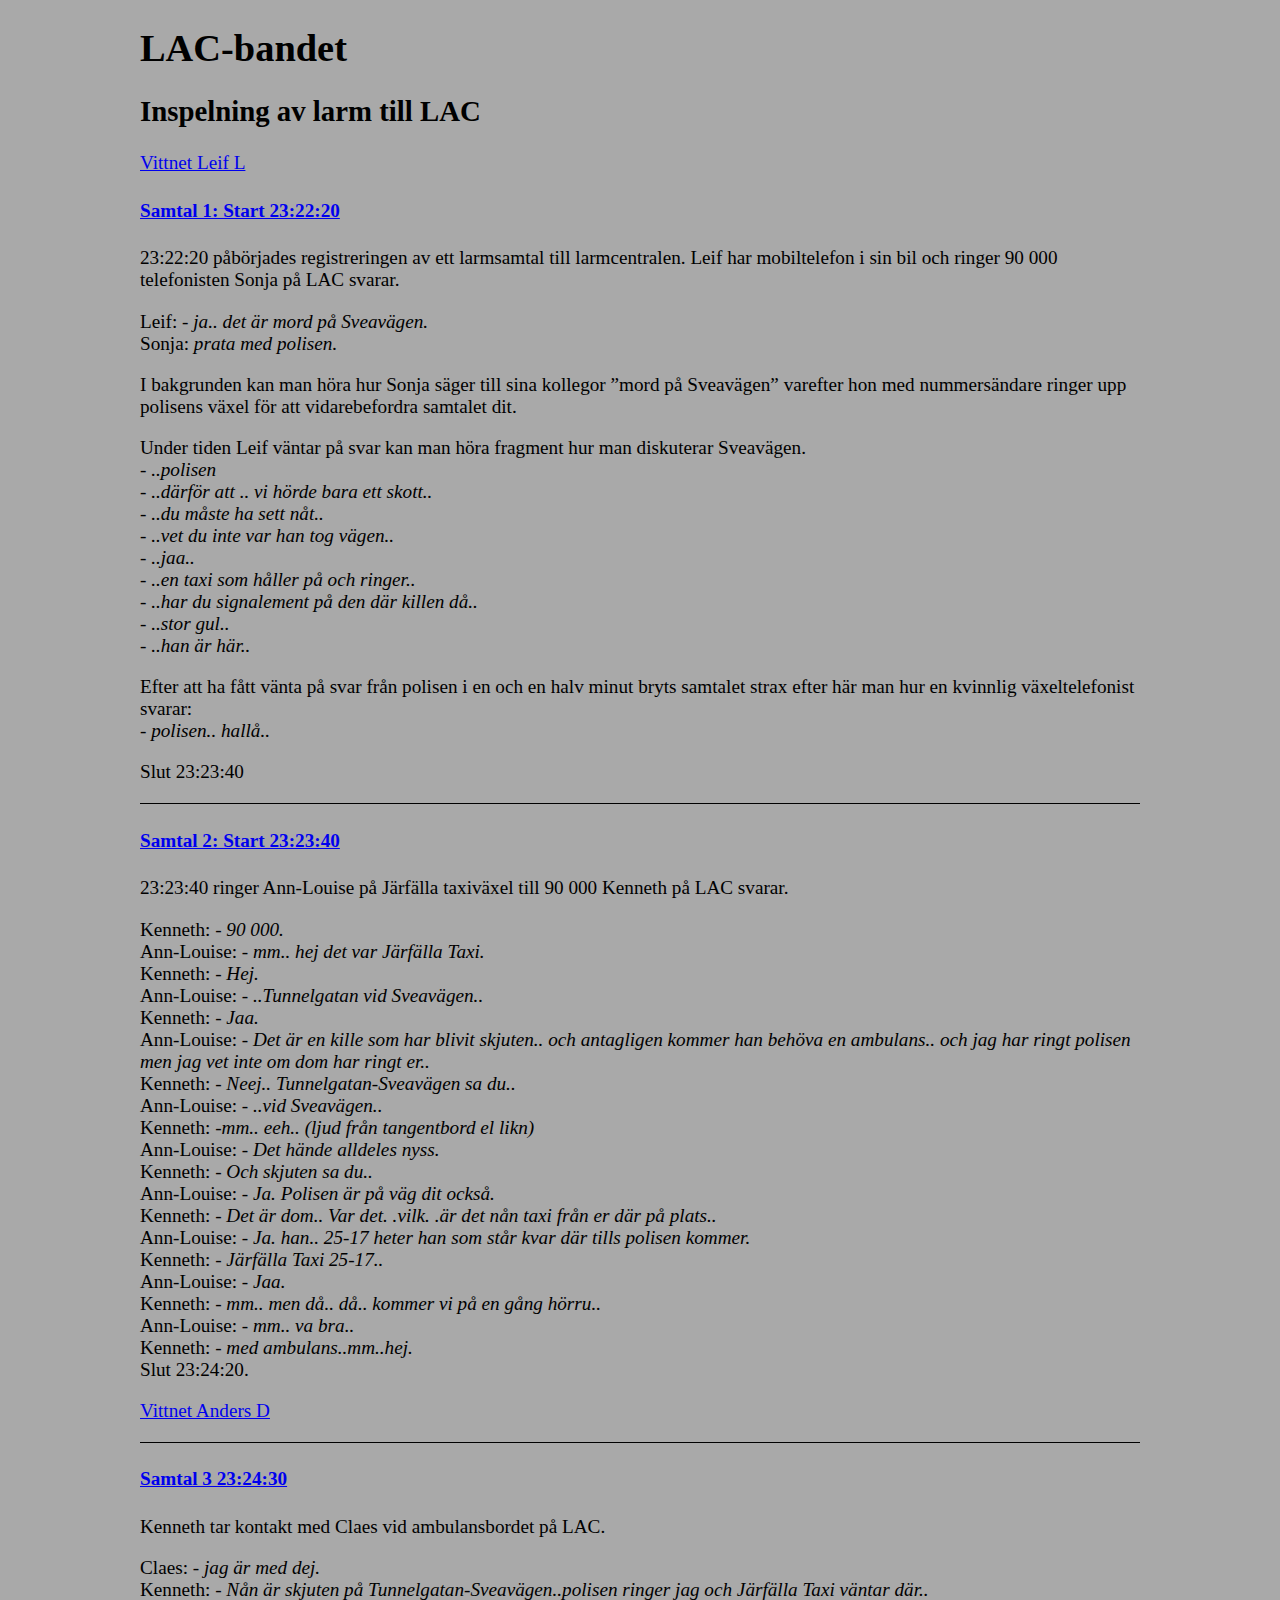
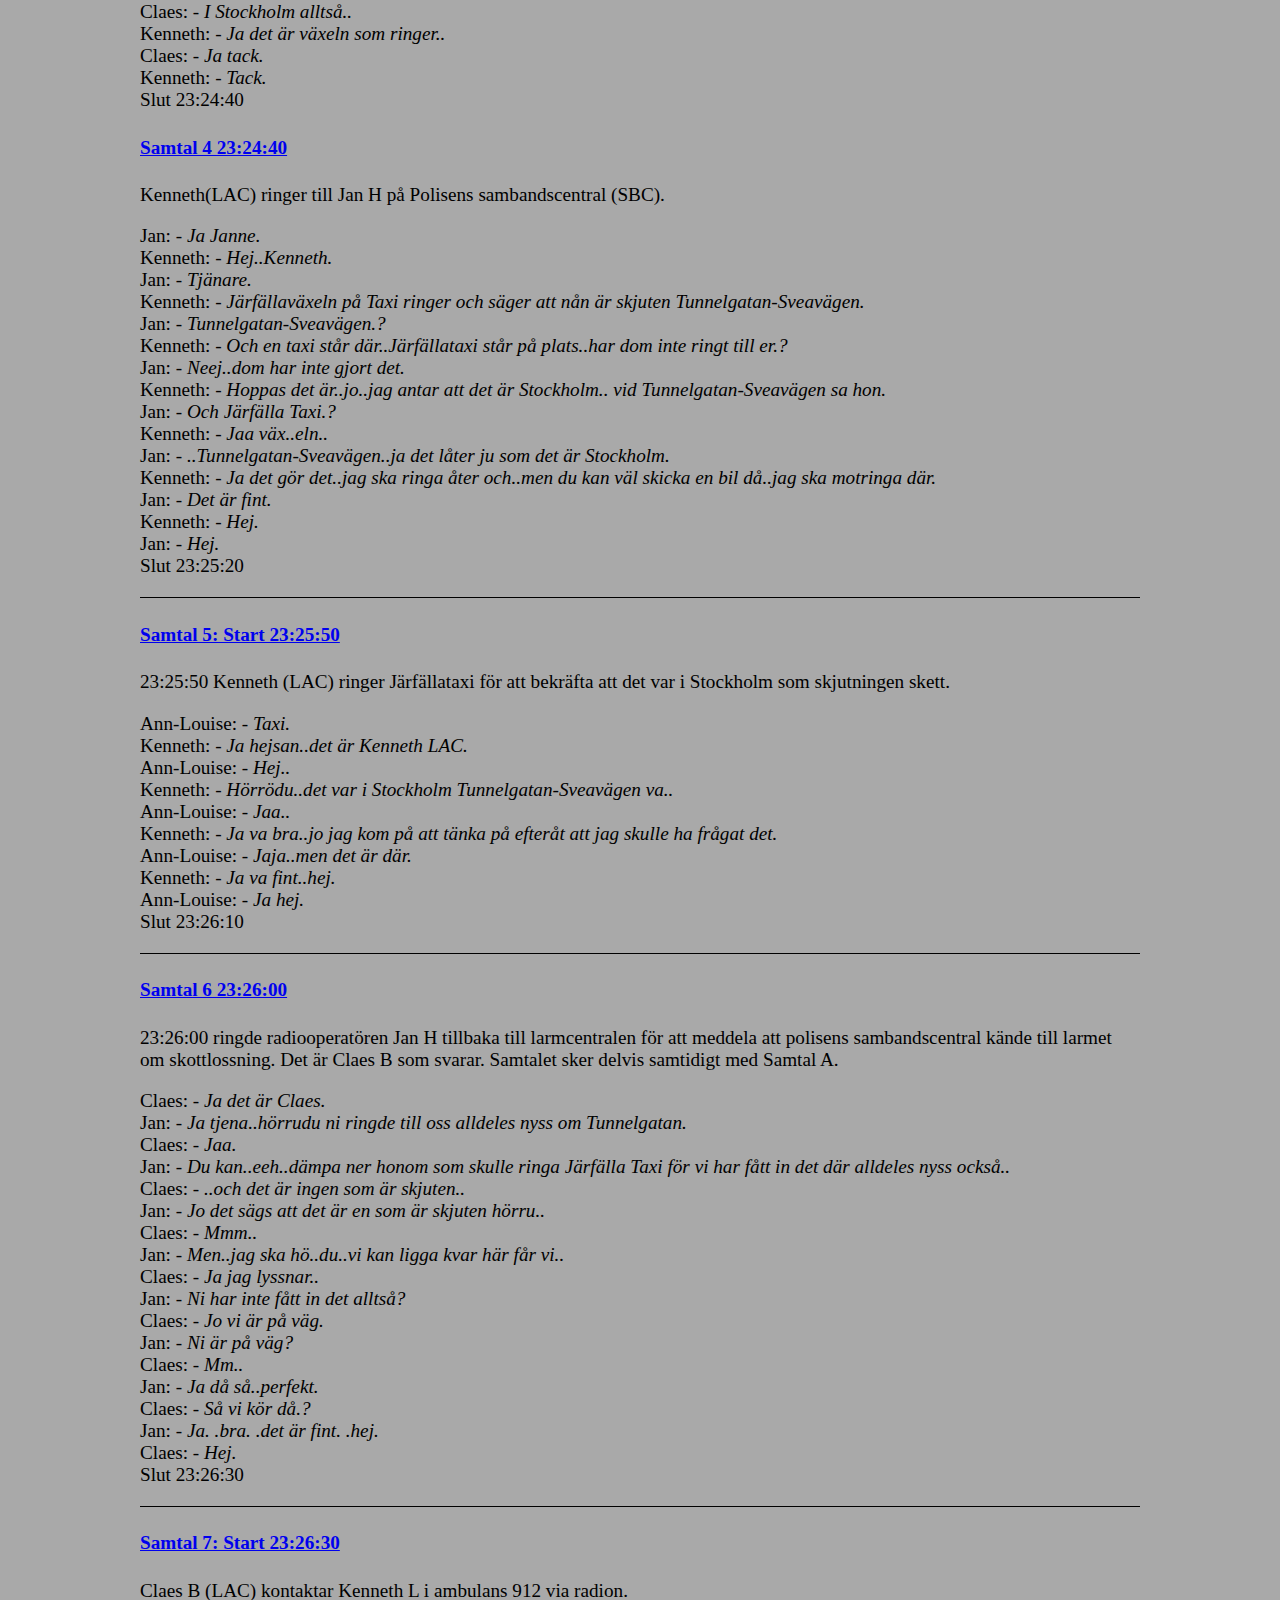
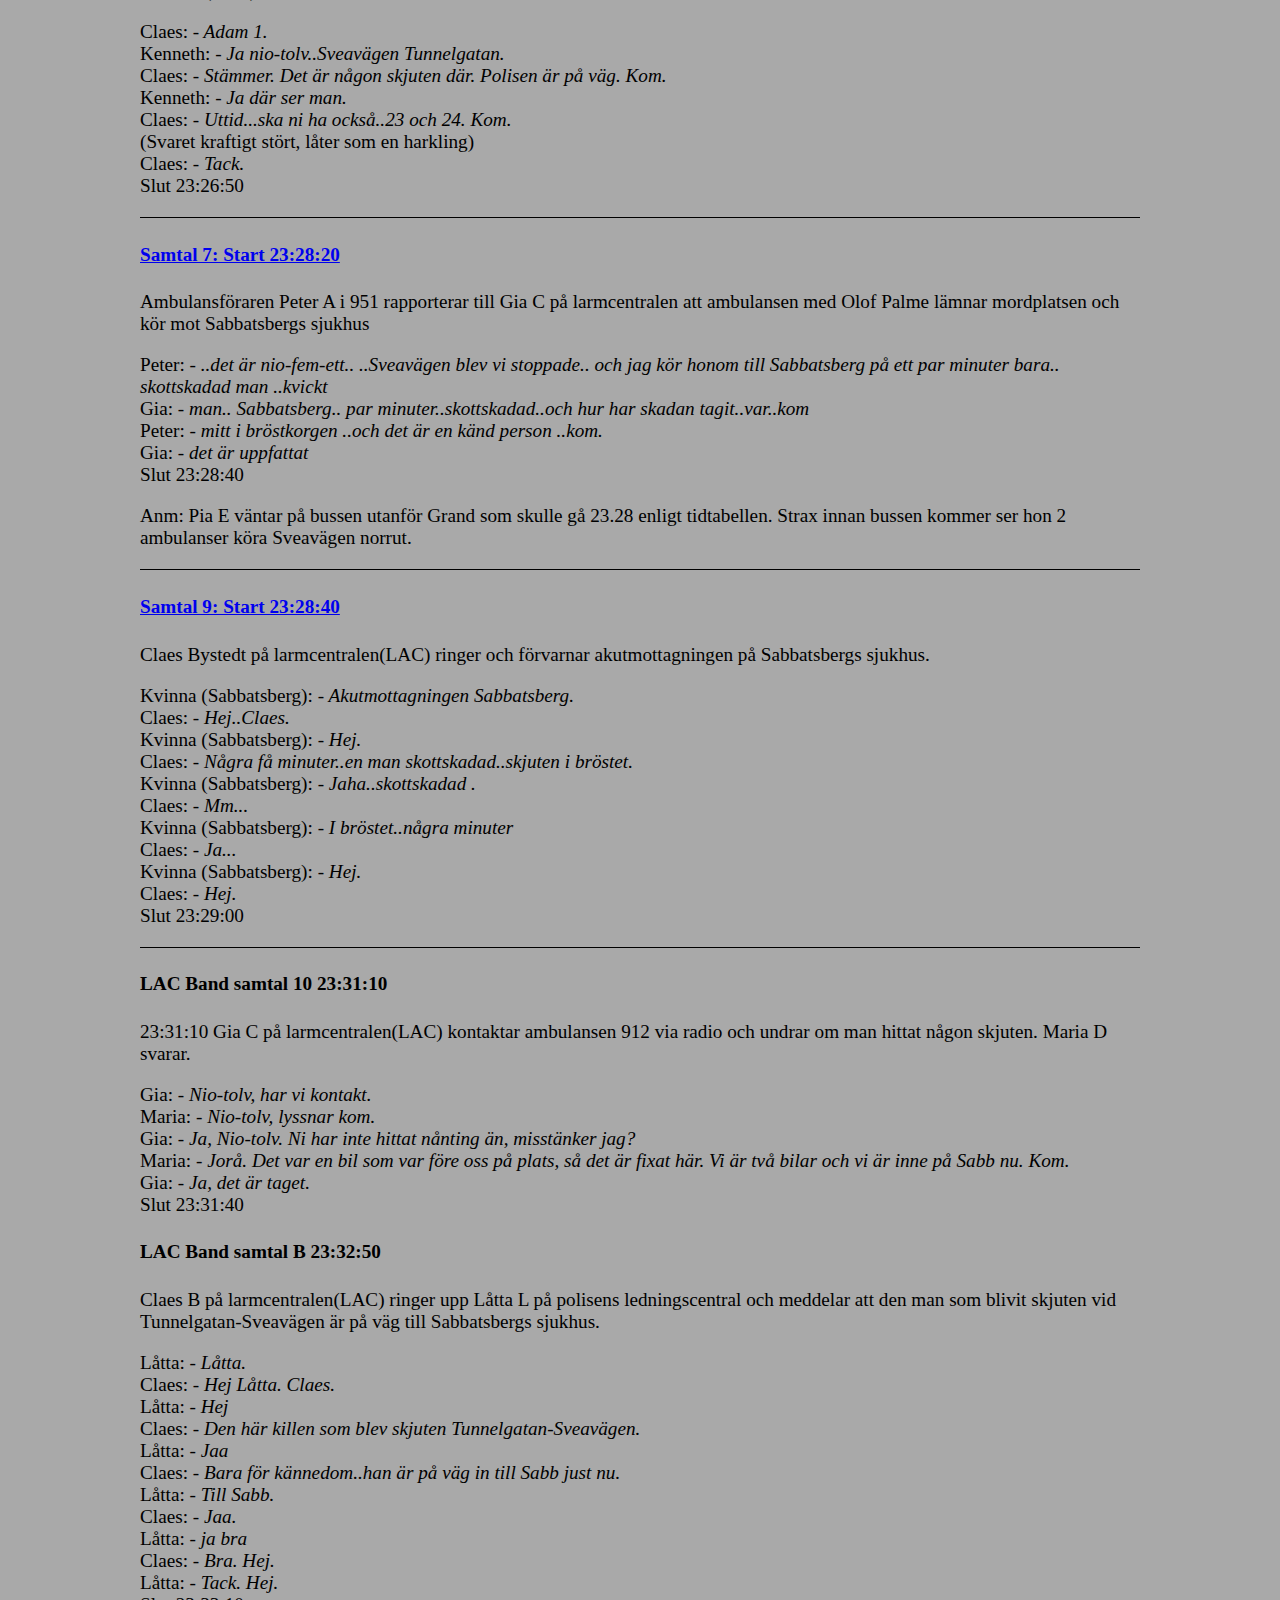
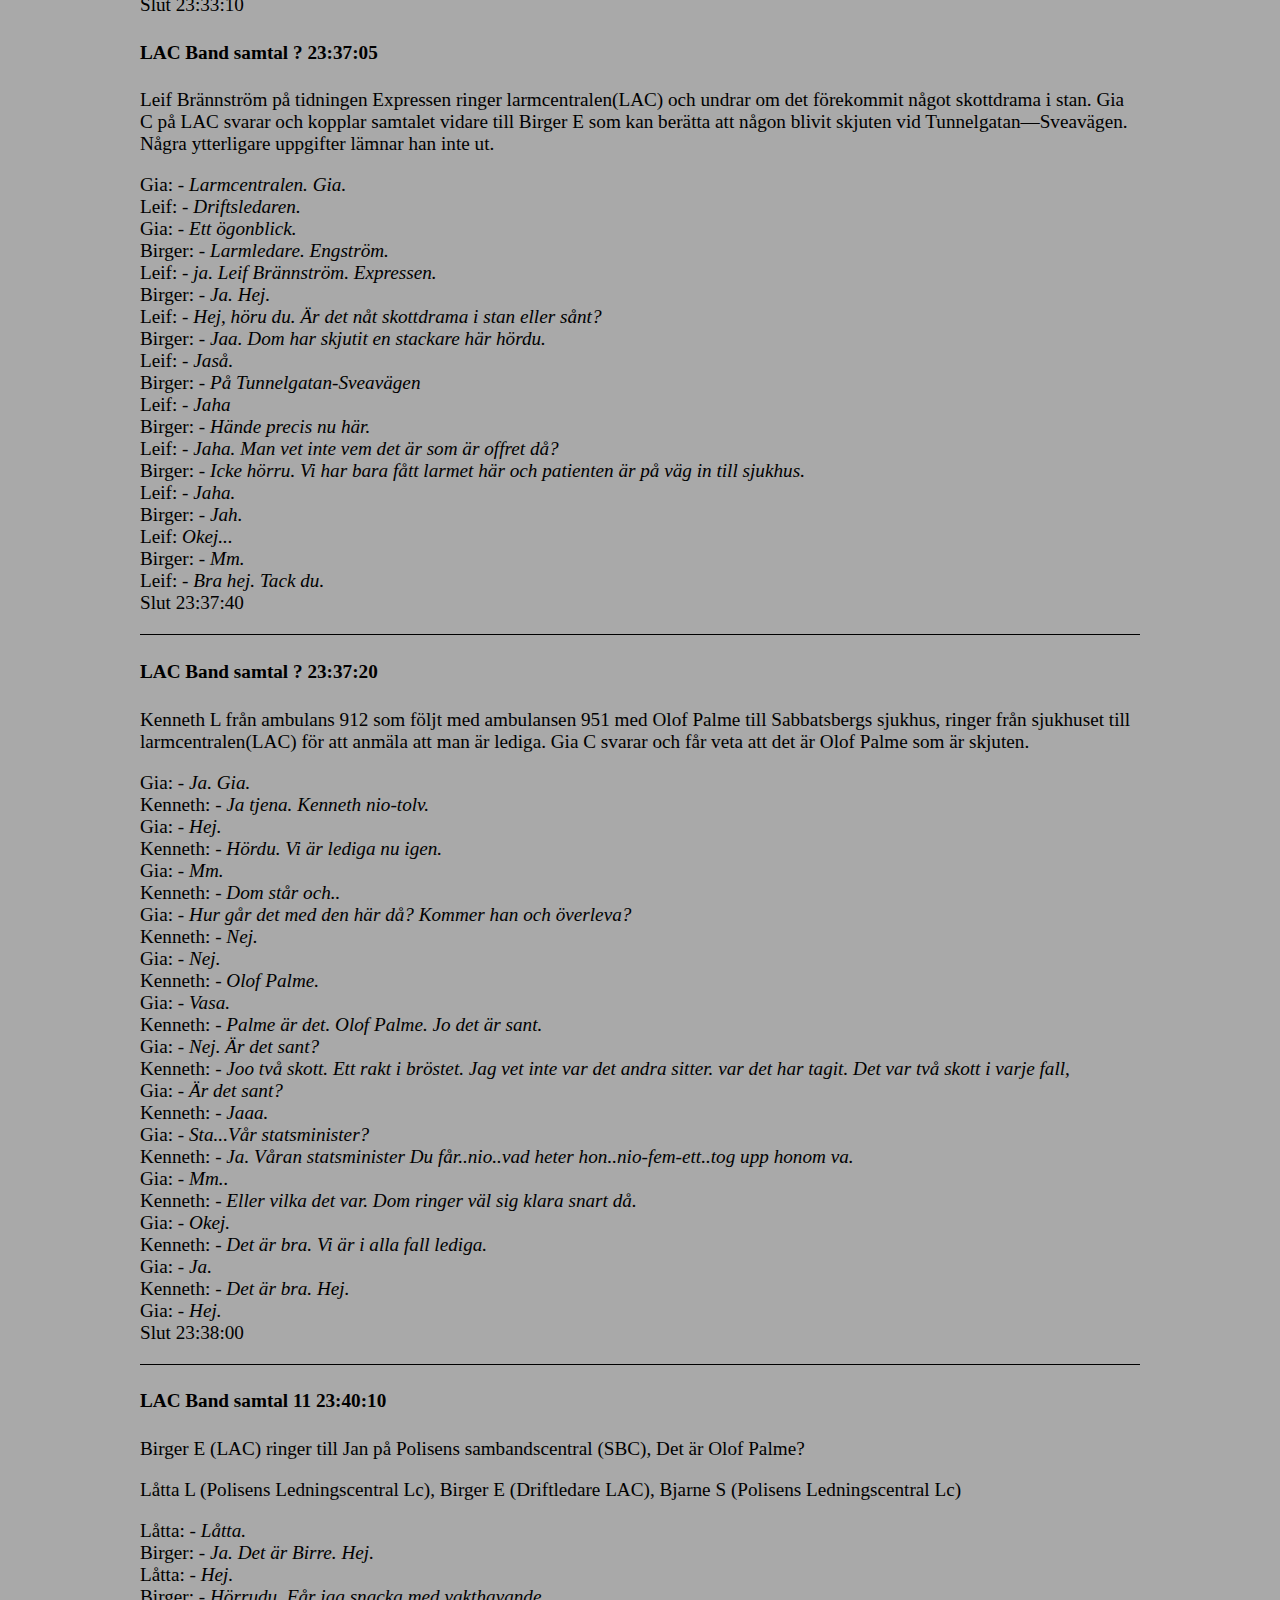
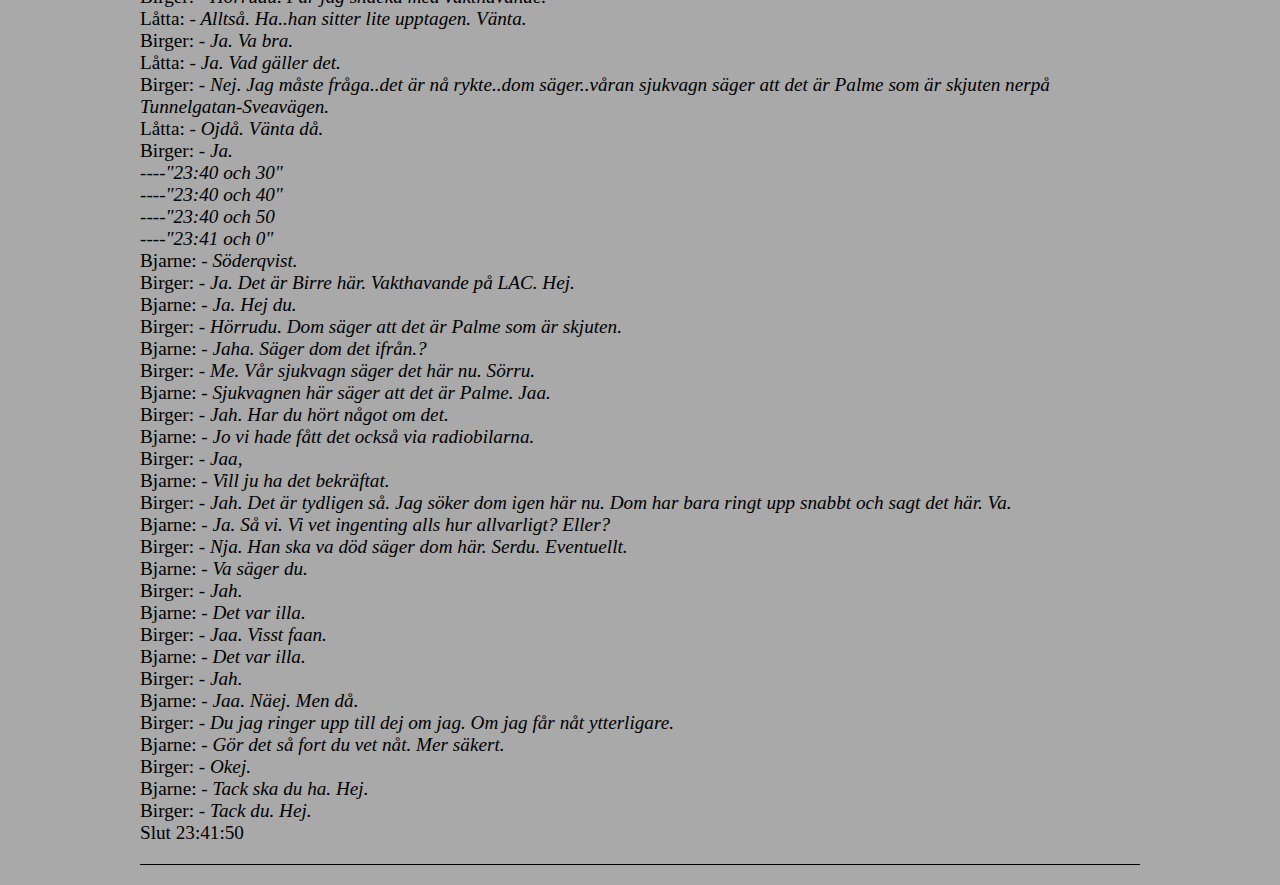
<file: PalmeMordet/Noter/LAC_bandet.html>
<!DOCTYPE html>
<html lang="sv">
    <head>
        <link rel="stylesheet" type="text/css" href="../styles.css">
    </head>
    <body>
        <h1>LAC-bandet</h1>
        <h2>Inspelning av larm till LAC</h2>

        
        <p><a href="Leif_L.html">Vittnet Leif L</a></p>

        <h4><a href="#samtal_1">Samtal 1: Start 23:22:20</a></h4>
        <p>23:22:20 påbörjades registreringen av ett larmsamtal till larmcentralen. Leif  har mobiltelefon i sin bil och ringer 90 000 telefonisten Sonja på LAC svarar.</p>
        <p>Leif: <i> - ja.. det är mord på Sveavägen.</i><br />
            Sonja: <i> prata med polisen.</i><br /></p>
        <p>I bakgrunden kan man höra hur Sonja säger till sina kollegor ”mord på Sveavägen” varefter hon med nummersändare ringer upp polisens växel för att vidarebefordra samtalet dit.</p>
        <p>Under tiden Leif väntar på svar kan man höra fragment hur man diskuterar Sveavägen.<br /><i>
        - ..polisen <br />
        - ..därför att .. vi hörde bara ett skott..<br />
        - ..du måste ha sett nåt..<br />
        - ..vet du inte var han tog vägen..<br />
        - ..jaa.. <br />
        - ..en taxi som håller på och ringer..<br />
        - ..har du signalement på den där killen då..<br />
        - ..stor gul..<br />
        - ..han är här..</i>
        </p>
        <p>Efter att ha fått vänta på svar från polisen i en och en halv minut bryts  samtalet strax efter här man hur en kvinnlig växeltelefonist svarar:<br /><i> -	 polisen.. hallå..</i></p>
        <p>Slut 23:23:40</p>

        <hr />

        <h4><a href="#samtal_2">Samtal 2: Start 23:23:40</a></h4>
        <p>23:23:40 ringer Ann-Louise på Järfälla taxiväxel till 90 000 Kenneth på LAC svarar.</p>

            <p>
            Kenneth: <i> - 90 000.</i><br />
            Ann-Louise: <i> - mm.. hej det var Järfälla Taxi.</i><br />
            Kenneth:<i> - Hej.</i><br />
            Ann-Louise: <i> - ..Tunnelgatan vid Sveavägen..</i><br />
            Kenneth:<i> - Jaa.</i><br />
            Ann-Louise: <i> - Det är en kille som har blivit skjuten.. och antagligen kommer han behöva en ambulans.. och jag har ringt polisen men jag vet inte om dom har ringt er..</i><br />
            Kenneth:<i> - Neej.. Tunnelgatan-Sveavägen sa du..</i><br />
            Ann-Louise: <i> - ..vid Sveavägen..</i><br />
            Kenneth:<i> -mm.. eeh.. (ljud från tangentbord el likn)</i><br />
            Ann-Louise: <i> - Det hände alldeles nyss.</i><br />
            Kenneth:<i> - Och skjuten sa du..</i><br />
            Ann-Louise: <i> - Ja. Polisen är på väg dit också.</i><br />
            Kenneth:<i> - Det är dom.. Var det. .vilk. .är det nån taxi från er där på plats..</i><br />
            Ann-Louise: <i> - Ja. han..  25-17 heter han som står kvar där tills polisen kommer.</i><br />
            Kenneth:<i> - Järfälla Taxi 25-17..</i><br />
            Ann-Louise: <i> - Jaa.</i><br />
            Kenneth:<i> - mm.. men då.. då.. kommer vi på en gång hörru..</i><br />
            Ann-Louise: <i> - mm.. va bra..</i><br />
            Kenneth:<i> - med ambulans..mm..hej.</i><br />
            Slut 23:24:20.
        </p>
    <p><a href="Anders_D.html">Vittnet Anders D</a></p>

    <hr />

    <h4><a href="#samtal_3">Samtal 3 23:24:30</a></h4>
        <p>Kenneth tar kontakt med Claes vid ambulansbordet på LAC.</p>
         
        <p>
            Claes: <i> - jag är med dej.</i><br />
            Kenneth: <i> - Nån är skjuten på Tunnelgatan-Sveavägen..polisen ringer jag och Järfälla Taxi väntar där..</i><br />
            Claes: <i> - I Stockholm alltså..</i><br />
            Kenneth: <i> - Ja det är växeln som ringer..</i><br />
            Claes: <i> - Ja tack.</i><br />
            Kenneth: <i> - Tack.</i><br />
            Slut 23:24:40
        </p>

        <h4><a href="#samtal_4">Samtal 4 23:24:40</a></h4>
        <p>Kenneth(LAC) ringer till Jan H på Polisens sambandscentral (SBC). </p>
        
        <p>
            Jan: <i> - Ja Janne.</i><br />
            Kenneth: <i> - Hej..Kenneth.</i><br />
            Jan: <i> - Tjänare.</i><br />
            Kenneth: <i> - Järfällaväxeln på Taxi ringer och säger att nån är skjuten Tunnelgatan-Sveavägen.</i><br />
            Jan: <i> - Tunnelgatan-Sveavägen.?</i><br />
            Kenneth: <i> - Och en taxi står där..Järfällataxi står på plats..har dom inte ringt till er.?</i><br />
            Jan: <i> - Neej..dom har inte gjort det.</i><br />
            Kenneth: <i> - Hoppas det är..jo..jag antar att det är Stockholm.. vid Tunnelgatan-Sveavägen sa hon.</i><br />
            Jan: <i> - Och Järfälla Taxi.?</i><br />
            Kenneth: <i> - Jaa väx..eln..</i><br />
            Jan: <i> - ..Tunnelgatan-Sveavägen..ja det låter ju som det är Stockholm.</i><br />
            Kenneth: <i> - Ja det gör det..jag ska ringa åter och..men du kan väl skicka en bil då..jag ska motringa där.</i><br />
            Jan: <i> - Det är fint.</i><br />
            Kenneth: <i> - Hej.</i><br />
            Jan: <i> - Hej.</i><br />
            Slut 23:25:20
        </p>

        <hr />

    <h4><a href="#samtal_5">Samtal 5: Start 23:25:50</a></h4>
    <p>23:25:50 Kenneth (LAC) ringer Järfällataxi för att bekräfta att det var i Stockholm som skjutningen skett.</p>
        <p>
            Ann-Louise: <i> - Taxi.</i><br />
            Kenneth: <i> - Ja hejsan..det är Kenneth LAC.</i><br />
            Ann-Louise: <i> - Hej..</i><br />
            Kenneth: <i> - Hörrödu..det var i Stockholm Tunnelgatan-Sveavägen va..</i><br />
            Ann-Louise: <i> - Jaa..</i><br />
            Kenneth: <i> - Ja va bra..jo jag kom på att tänka på efteråt att jag skulle ha frågat det.</i><br />
            Ann-Louise: <i> - Jaja..men det är där.</i><br />
            Kenneth: <i> - Ja va fint..hej.</i><br />
            Ann-Louise: <i> - Ja hej.</i><br />
            Slut 23:26:10 
        </p>

        <hr />

    <h4><a href="#samtal_6">Samtal 6 23:26:00</a></h4>
    <p>23:26:00 ringde radiooperatören Jan H tillbaka till larmcentralen för att meddela att polisens sambandscentral kände till larmet om skottlossning. Det är Claes B som svarar. Samtalet sker delvis samtidigt med Samtal A.</p>
        <p>
            Claes: <i> - Ja det är Claes.</i><br /> 
            Jan: <i> - Ja tjena..hörrudu ni ringde till oss alldeles nyss om Tunnelgatan.</i><br /> 
            Claes: <i> - Jaa.</i><br /> 
            Jan: <i> - Du kan..eeh..dämpa ner honom som skulle ringa Järfälla Taxi för vi har fått in det där alldeles nyss också..</i><br /> 
            Claes: <i> - ..och det är ingen som är skjuten..</i><br />
            Jan: <i> - Jo det sägs att det är en som är skjuten hörru..</i><br />
            Claes: <i> - Mmm..</i><br />
            Jan: <i> - Men..jag ska hö..du..vi kan ligga kvar här får vi..</i><br />
            Claes: <i> - Ja jag lyssnar..</i><br />
            Jan: <i> - Ni har inte fått in det alltså?</i><br />
            Claes: <i> - Jo vi är på väg.</i><br />
            Jan: <i> - Ni är på väg?</i><br />
            Claes: <i> - Mm..</i><br />
            Jan: <i> - Ja då så..perfekt.</i><br />
            Claes: <i> - Så vi kör då.?</i><br />
            Jan: <i> - Ja. .bra. .det är fint. .hej.</i><br />
            Claes: <i> - Hej.</i><br />
            Slut 23:26:30
        </p>

        <hr />

        <h4><a href="#samtal_7">Samtal 7: Start 23:26:30</a></h4>

        <p>Claes B (LAC) kontaktar Kenneth L i ambulans 912 via radion.</p>
        <p>
            Claes: <i> - Adam 1.</i><br />
            Kenneth: <i> - Ja nio-tolv..Sveavägen Tunnelgatan.</i><br />
            Claes: <i> - Stämmer. Det är någon skjuten där. Polisen är på väg. Kom.</i><br />
            Kenneth: <i> - Ja där ser man.</i><br /> 
            Claes: <i> - Uttid...ska ni ha också..23 och 24. Kom.</i><br />
            (Svaret kraftigt stört, låter som en harkling)<br />
            Claes: <i> - Tack.</i><br />
            Slut 23:26:50
        </p>

        <hr />

        <h4><a href="#samtal_8">Samtal 7: Start 23:28:20</a></h4>
        <p>Ambulansföraren Peter A i 951 rapporterar till Gia C på larmcentralen att ambulansen med Olof Palme lämnar mordplatsen och kör mot Sabbatsbergs sjukhus</p>
            
            <p>
            Peter: <i> - ..det är nio-fem-ett.. ..Sveavägen blev vi stoppade.. och jag kör honom till Sabbatsberg på ett par minuter bara.. skottskadad man ..kvickt </i><br />
            Gia: <i> - man.. Sabbatsberg.. par minuter..skottskadad..och hur har skadan tagit..var..kom </i><br />
            Peter: <i> - mitt i bröstkorgen ..och det är en känd person ..kom.</i><br />
            Gia: <i> - det är uppfattat</i><br />
            Slut 23:28:40
        </p>

    <p>Anm: Pia E väntar på bussen utanför Grand som skulle gå 23.28 enligt tidtabellen. Strax innan bussen kommer ser hon 2 ambulanser köra Sveavägen norrut.</p>

    <hr />

    <h4><a href="#samtal_9">Samtal 9: Start 23:28:40</a></h4>
    <p>Claes Bystedt på larmcentralen(LAC) ringer och förvarnar akutmottagningen på Sabbatsbergs sjukhus.</p>
        <p>
            Kvinna (Sabbatsberg): <i> - Akutmottagningen Sabbatsberg.</i><br />
            Claes: <i> -  Hej..Claes.</i><br />
            Kvinna (Sabbatsberg): <i> - Hej.</i><br />
            Claes: <i> -  Några få minuter..en man skottskadad..skjuten i bröstet.</i><br />
            Kvinna (Sabbatsberg): <i> - Jaha..skottskadad .</i><br />
            Claes: <i> -  Mm...</i><br />
            Kvinna (Sabbatsberg): <i> - I bröstet..några minuter</i><br />
            Claes: <i> -  Ja...</i><br />
            Kvinna (Sabbatsberg): <i> - Hej.</i><br />
            Claes: <i> -  Hej.</i><br />
            Slut 23:29:00
        </p>

        <hr />

    <h4>LAC Band samtal 10 23:31:10</h4>
    <p>23:31:10 Gia C på larmcentralen(LAC) kontaktar ambulansen 912 via radio och undrar om man hittat någon skjuten. Maria D svarar. </p>
            
        <p>
            Gia:<i> - Nio-tolv, har vi kontakt.</i><br />
            Maria:<i> - Nio-tolv, lyssnar kom. </i><br />
            Gia:<i> - Ja, Nio-tolv. Ni har inte hittat nånting än, misstänker jag? </i><br />
            Maria:<i> - Jorå. Det var en bil som var före oss på plats, så det är fixat här. Vi är två bilar och vi är inne på Sabb nu. Kom. </i><br />
            Gia:<i> - Ja, det är taget.</i><br />
            Slut 23:31:40 
        </p>

    <h4>LAC Band samtal B 23:32:50</h4>

    <p>Claes B på larmcentralen(LAC) ringer upp Låtta L på polisens ledningscentral och meddelar att den man som blivit skjuten vid Tunnelgatan-Sveavägen är på väg till Sabbatsbergs sjukhus.</p>
        <p>
            Låtta: <i> - Låtta.</i><br /> 
            Claes: <i> - Hej Låtta. Claes.</i><br />
            Låtta: <i> - Hej</i><br />
            Claes: <i> - Den här killen som blev skjuten Tunnelgatan-Sveavägen. </i><br />
            Låtta: <i> - Jaa </i><br />
            Claes: <i> - Bara för kännedom..han är på väg in till Sabb just nu.</i><br />
            Låtta: <i> - Till Sabb.</i><br />
            Claes: <i> - Jaa.</i><br />
            Låtta: <i> - ja bra</i><br />
            Claes: <i> - Bra. Hej.</i><br />
            Låtta: <i> - Tack. Hej.</i><br />
            Slut 23:33:10
        </p>

        <h4>LAC Band samtal ? 23:37:05</h4>
        <p>Leif Brännström på tidningen Expressen ringer larmcentralen(LAC) och undrar om det förekommit något skottdrama i stan. Gia C på LAC svarar och kopplar samtalet vidare till Birger E som kan berätta att någon blivit skjuten vid Tunnelgatan—Sveavägen. Några ytterligare uppgifter lämnar han inte ut. </p>

        <p>
            Gia:<i> - Larmcentralen. Gia.</i><br /> 
            Leif:<i> - Driftsledaren.</i><br /> 
            Gia:<i> - Ett ögonblick.</i><br /> 
            Birger:<i> - Larmledare. Engström.</i><br /> 
            Leif:<i> - ja. Leif Brännström. Expressen.</i><br /> 
            Birger:<i> - Ja. Hej.</i><br /> 
            Leif:<i> - Hej, höru du. Är det nåt skottdrama i stan eller sånt?</i><br /> 
            Birger:<i> - Jaa. Dom har skjutit en stackare här hördu.</i><br /> 
            Leif:<i> - Jaså.</i><br /> 
            Birger:<i> - På Tunnelgatan-Sveavägen</i><br /> 
            Leif:<i> - Jaha</i><br /> 
            Birger:<i> - Hände precis nu här.</i><br /> 
            Leif:<i> - Jaha. Man vet inte vem det är som är offret då?</i><br /> 
            Birger:<i> - Icke hörru. Vi har bara fått larmet här och patienten är på väg in till sjukhus.</i><br /> 
            Leif:<i> - Jaha.</i><br /> 
            Birger:<i> - Jah.</i><br /> 
            Leif:<i>  Okej...</i><br /> 
            Birger:<i> - Mm.</i><br /> 
            Leif:<i> - Bra hej. Tack du.</i><br /> 
            Slut 23:37:40

        </p>

        <hr />
    </body>

        <h4>LAC Band samtal ? 23:37:20</h4>
        <p>Kenneth L från ambulans 912 som följt med ambulansen 951 med Olof Palme till Sabbatsbergs sjukhus, ringer från sjukhuset till larmcentralen(LAC) för att anmäla att man är lediga. Gia C svarar och får veta att det är Olof Palme som är skjuten.</p>

        <p>
            Gia:<i> - Ja. Gia.</i><br /> 
            Kenneth:<i> - Ja tjena. Kenneth nio-tolv.</i><br /> 
            Gia:<i> - Hej.</i><br /> 
            Kenneth:<i> - Hördu. Vi är lediga nu igen.</i><br /> 
            Gia:<i> - Mm.</i><br /> 
            Kenneth:<i> - Dom står och..</i><br /> 
            Gia:<i> - Hur går det med den här då? Kommer han och överleva?</i><br /> 
            Kenneth:<i> - Nej.</i><br /> 
            Gia:<i> - Nej.</i><br />
            Kenneth:<i> - Olof Palme.</i><br /> 
            Gia:<i> - Vasa.</i><br /> 
            Kenneth:<i> - Palme är det. Olof Palme. Jo det är sant.</i><br /> 
            Gia:<i> - Nej. Är det sant?</i><br /> 
            Kenneth:<i> - Joo två skott. Ett rakt i bröstet. Jag vet inte var det andra sitter. var det har tagit. Det var två skott i varje fall,</i><br /> 
            Gia:<i> - Är det sant?</i><br /> 
            Kenneth:<i> - Jaaa.</i><br /> 
            Gia:<i> - Sta...Vår statsminister?</i><br /> 
            Kenneth:<i> - Ja. Våran statsminister Du får..nio..vad heter hon..nio-fem-ett..tog upp honom va.</i><br /> 
            Gia:<i> - Mm..</i><br /> 
            Kenneth:<i> - Eller vilka det var. Dom ringer väl sig klara snart då.</i><br /> 
            Gia:<i> - Okej.</i><br /> 
            Kenneth:<i> - Det är bra. Vi är i alla fall lediga.</i><br /> 
            Gia:<i> - Ja.</i><br /> 
            Kenneth:<i> - Det är bra. Hej.</i><br /> 
            Gia:<i> - Hej.</i><br /> 
            Slut 23:38:00
        </p>

    <hr />

    <h4>LAC Band samtal 11 23:40:10</h4>
    <p>Birger E (LAC) ringer till Jan på Polisens sambandscentral (SBC), Det är Olof Palme?</p>
        <p>
            Låtta L (Polisens Ledningscentral Lc),
            Birger E (Driftledare LAC),
            Bjarne S (Polisens Ledningscentral Lc)
        </p>
        <p>
            Låtta: <i> - Låtta.</i><br />
            Birger: <i> - Ja. Det är Birre. Hej.</i><br />
            Låtta: <i> - Hej.</i><br />
            Birger: <i> - Hörrudu. Får jag snacka med vakthavande.</i><br />
            Låtta: <i> - Alltså. Ha..han sitter lite upptagen. Vänta.</i><br />
            Birger: <i> - Ja. Va bra.</i><br />
            Låtta: <i> - Ja. Vad gäller det.</i><br />
            Birger: <i> - Nej. Jag måste fråga..det är nå rykte..dom säger..våran sjukvagn säger att det är Palme som är skjuten nerpå Tunnelgatan-Sveavägen.</i><br />
            Låtta: <i> - Ojdå. Vänta då.</i><br />
            Birger: <i> - Ja.</i><br />
            <i> ----"23:40 och 30" </i><br />
            <i> ----"23:40 och 40" </i><br />
            <i> ----"23:40 och 50 </i><br />
            <i> ----"23:41 och 0" </i><br />
            Bjarne: <i> - Söderqvist.</i><br />
            Birger: <i> - Ja. Det är Birre här. Vakthavande på LAC. Hej.</i><br />
            Bjarne: <i> - Ja. Hej du.</i><br />
            Birger: <i> - Hörrudu. Dom säger att det är Palme som är skjuten.</i><br />
            Bjarne: <i> - Jaha. Säger dom det ifrån.?</i><br />
            Birger: <i> - Me. Vår sjukvagn säger det här nu. Sörru.</i><br />
            Bjarne: <i> - Sjukvagnen här säger att det är Palme. Jaa.</i><br />
            Birger: <i> - Jah. Har du hört något om det.</i><br />
            Bjarne: <i> - Jo vi hade fått det också via radiobilarna. </i><br />
            Birger: <i> - Jaa,</i><br />
            Bjarne: <i> - Vill ju ha det bekräftat.</i><br />
            Birger: <i> - Jah. Det är tydligen så. Jag söker dom igen här nu. Dom har bara ringt upp snabbt och sagt det här. Va.</i><br />
            Bjarne: <i> - Ja. Så vi. Vi vet ingenting alls hur allvarligt? Eller?</i><br />
            Birger: <i> - Nja. Han ska va död säger dom här. Serdu. Eventuellt.</i><br />
            Bjarne: <i> - Va säger du.</i><br />
            Birger: <i> - Jah.</i><br />
            Bjarne: <i> - Det var illa.</i><br />
            Birger: <i> - Jaa. Visst faan.</i><br />
            Bjarne: <i> - Det var illa.</i><br />
            Birger: <i> - Jah.</i><br />
            Bjarne: <i> - Jaa. Näej. Men då.</i><br />
            Birger: <i> - Du jag ringer upp till dej om jag. Om jag får nåt ytterligare.</i><br />
            Bjarne: <i> - Gör det så fort du vet nåt. Mer säkert.</i><br />
            Birger: <i> - Okej.</i><br />
            Bjarne: <i> - Tack ska du ha. Hej.</i><br />
            Birger: <i> - Tack du. Hej.</i><br />
            Slut 23:41:50    
        </p>

        <hr />

        
</html>
</file>
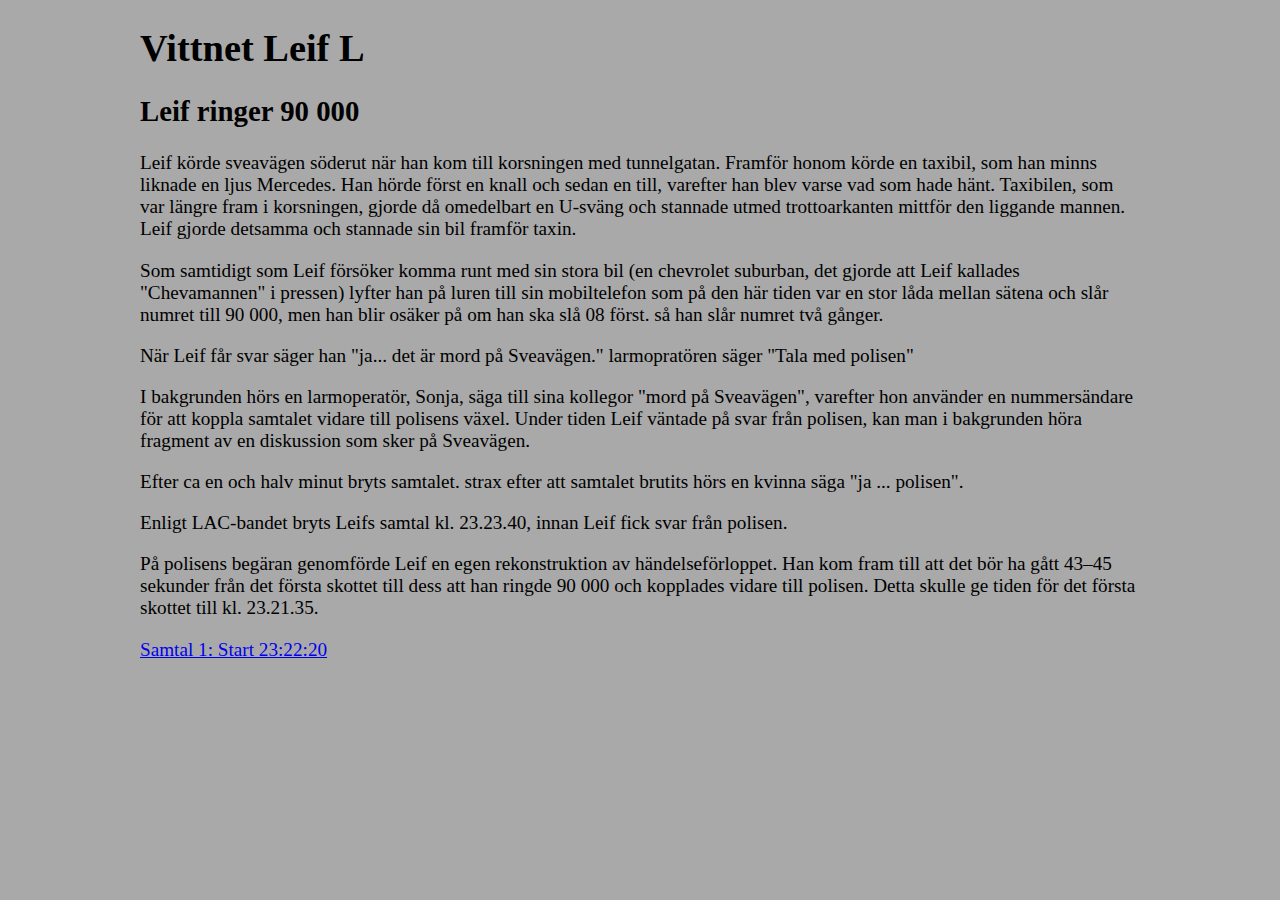
<file: PalmeMordet/Noter/Leif_L.html>
<!DOCTYPE html>
<html lang="sv">
    <head>
        <link rel="stylesheet" type="text/css" href="../styles.css">
    </head>
    <body>
        <h1>Vittnet Leif L</h1>
        <h2>Leif ringer 90 000</h2>
        <p>Leif körde sveavägen söderut när han kom till korsningen med tunnelgatan. Framför honom körde en taxibil, som han minns liknade en ljus Mercedes. Han hörde först en knall och sedan en till, varefter han blev varse vad som hade hänt. Taxibilen, som var längre fram i korsningen, gjorde då omedelbart en U-sväng och stannade utmed trottoarkanten mittför den liggande mannen. Leif gjorde detsamma och stannade sin bil framför taxin.</p>
        <p>Som samtidigt som Leif försöker komma runt med sin stora bil (en chevrolet suburban, det gjorde att Leif kallades "Chevamannen" i pressen) lyfter han på luren till sin mobiltelefon som på den här tiden var en stor låda mellan sätena och slår numret till 90 000, men han blir osäker på om han ska slå 08 först. så han slår numret två gånger.</p>
        <p>När Leif får svar säger han "ja... det är mord på Sveavägen." larmopratören säger "Tala med polisen"</p>
        <p> I bakgrunden hörs en larmoperatör, Sonja, säga till sina kollegor "mord på Sveavägen", varefter hon använder en nummersändare för att koppla samtalet vidare till polisens växel. Under tiden Leif väntade på svar från polisen, kan man i bakgrunden höra fragment av en diskussion som sker på Sveavägen.</p>
        <p> Efter ca en och halv minut bryts samtalet. strax efter att samtalet brutits hörs en kvinna säga "ja ... polisen".</p>
        <p>Enligt LAC-bandet bryts Leifs samtal kl. 23.23.40, innan Leif fick svar från polisen.</p> 
        <p>På polisens begäran genomförde Leif en egen rekonstruktion av händelseförloppet. Han kom fram till att det bör ha gått 43–45 sekunder från det första skottet till dess att han ringde 90 000 och kopplades vidare till polisen. Detta skulle ge tiden för det första skottet till kl. 23.21.35. </p>
        <p><a href="LAC_bandet.html#samtal_1">Samtal 1: Start 23:22:20</a></p>
    </body>
</html>
</file>
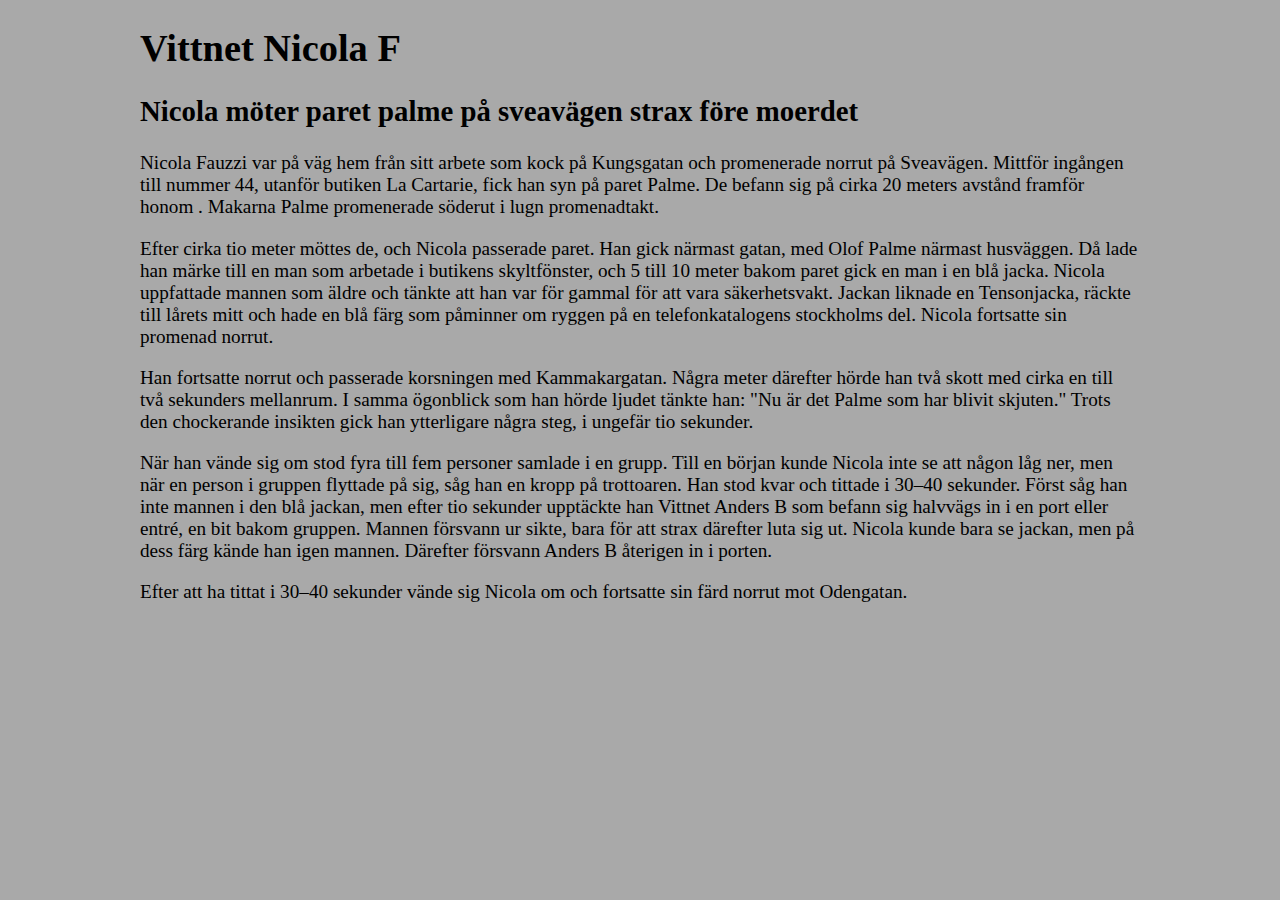
<file: PalmeMordet/Noter/Nicola_F.html>
<!DOCTYPE html>
<html lang="sv">
    <head>
        <link rel="stylesheet" type="text/css" href="../styles.css">
    </head>
    <body>
        <h1>Vittnet Nicola F</h1>
        <h2>Nicola möter paret palme på sveavägen strax före moerdet</h2>
        <p>Nicola Fauzzi var på väg hem från sitt arbete som kock på Kungsgatan och promenerade norrut på Sveavägen. Mittför ingången till nummer 44, utanför butiken La Cartarie, fick han syn på paret Palme. De befann sig på cirka 20 meters avstånd framför honom . Makarna Palme promenerade söderut i lugn promenadtakt. </p>
        <p>Efter cirka tio meter möttes de, och Nicola passerade paret. Han gick närmast gatan, med Olof Palme närmast husväggen. Då lade han märke till en man som arbetade i butikens skyltfönster, och 5 till 10 meter bakom paret gick en man i en blå jacka. Nicola uppfattade mannen som äldre och tänkte att han var för gammal för att vara säkerhetsvakt. Jackan liknade en Tensonjacka, räckte till lårets mitt och hade en blå färg som påminner om ryggen på en telefonkatalogens stockholms del. Nicola fortsatte sin promenad norrut. </p>
        <p>Han fortsatte norrut och passerade korsningen med Kammakargatan. Några meter därefter hörde han två skott med cirka en till två sekunders mellanrum. I samma ögonblick som han hörde ljudet tänkte han: "Nu är det Palme som har blivit skjuten." Trots den chockerande insikten gick han ytterligare några steg, i ungefär tio sekunder. </p>
        <p>När han vände sig om stod fyra till fem personer samlade i en grupp. Till en början kunde Nicola inte se att någon låg ner, men när en person i gruppen flyttade på sig, såg han en kropp på trottoaren. Han stod kvar och tittade i 30–40 sekunder. Först såg han inte mannen i den blå jackan, men efter tio sekunder upptäckte han Vittnet Anders B som befann sig halvvägs in i en port eller entré, en bit bakom gruppen. Mannen försvann ur sikte, bara för att strax därefter luta sig ut. Nicola kunde bara se jackan, men på dess färg kände han igen mannen. Därefter försvann Anders B återigen in i porten. </p>
        </body>
        <p>Efter att ha tittat i 30–40 sekunder vände sig Nicola om och fortsatte sin färd norrut mot Odengatan. </p>

</html>
</file>
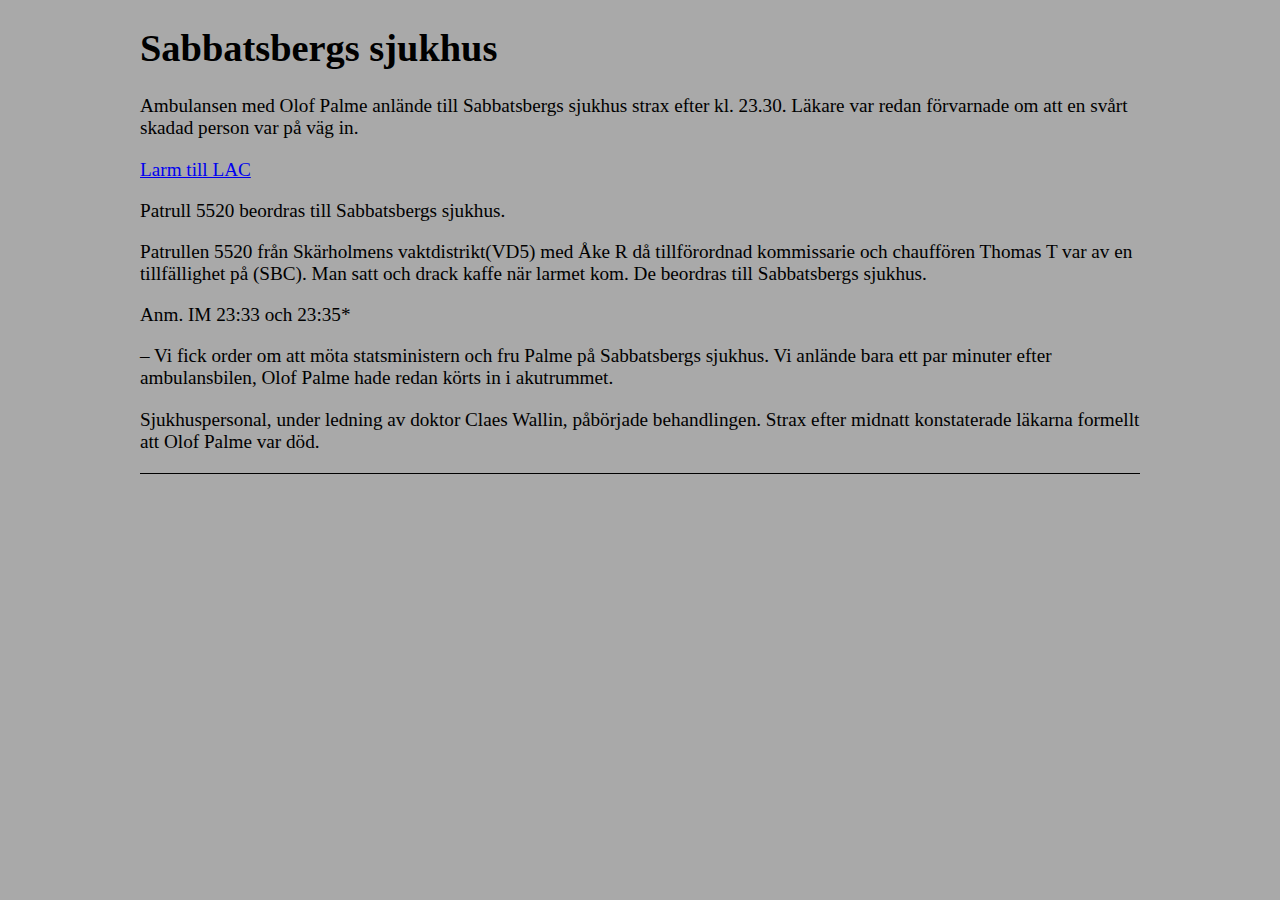
<file: PalmeMordet/Noter/Sabbatsberg.html>
<!DOCTYPE html>
<html lang="sv">
    <head>
        <link rel="stylesheet" type="text/css" href="../styles.css">
    </head>
    <body>
        <h1>Sabbatsbergs sjukhus</h1>
        <h2></h2>
        <p>Ambulansen med Olof Palme anlände till Sabbatsbergs sjukhus strax efter kl. 23.30. Läkare var redan förvarnade om att en svårt skadad person var på väg in.</p> 
        <p><a href="LAC_bandet.html#samtal_9">Larm till LAC</a></p>

        <p>Patrull 5520 beordras till Sabbatsbergs sjukhus.</p>
        <p>Patrullen 5520 från Skärholmens vaktdistrikt(VD5) med Åke R då tillförordnad kommissarie och chauffören Thomas T var av en tillfällighet på (SBC). Man satt och drack kaffe när larmet kom. De beordras till Sabbatsbergs sjukhus.</p>

        <p>Anm. IM 23:33 och 23:35*</p>

        <p> – Vi fick order om att möta statsministern och fru Palme på Sabbatsbergs sjukhus. Vi anlände bara ett par minuter efter ambulansbilen, Olof Palme hade redan körts in i akutrummet.</p>
        
        <p>Sjukhuspersonal, under ledning av doktor Claes Wallin, påbörjade behandlingen. Strax efter midnatt konstaterade läkarna formellt att Olof Palme var död. </p>
        
        <hr />
</file>
<file: styles.css>
body {
    max-width: 1000px;
    margin: auto;
    background-color: #2e2e2e; /* mörkare grå för bättre kontrast */
    color: #f0f0f0;            /* ljus text för bättre läsbarhet */
    font-size: larger;
    font-family: 'Segoe UI', sans-serif;
    line-height: 1.6;
    padding: 20px;
}

a {
    color: #66ccff;
    text-decoration: none;
}
a:hover {
    text-decoration: underline;
}
h1, h2 {
    color: #4ce7ffb0;
}
dt {
    font-weight: bold;
    margin-top: 10px;
}
dd {
    margin-left: 20px;
    margin-bottom: 10px;
}

.map-link {
    color: rgba(0, 255, 8, 0.67);
    text-decoration: none;
}

.paragraph-title {
    font-weight: bold;
    margin-bottom: -20px;
}

.image-container {
    text-align: center;
    margin: 20px 0;
}

.image-container img {
    max-width: 600px;
    height: auto;
    border: 3px groove black;
    border-radius: 10px;
}

.image-container .caption {
    font-style: italic;
    margin-top: 5px;
    margin-left: 40px;
    margin-right: 40px;
}

.image-container .img-source {
    margin-top: -15px;
    font-size: small;
    color: black;
    text-decoration: none;
}

.news-box {
    border: 2px solid black;
    font-style: italic;
    padding: 10px;
    margin: 20px 0;
    text-align: justify;
}
.quote {
    border-left: 4px solid #4ce7ffb0;
    margin: 20px 0;
    padding-left: 15px;
    font-style: italic;
    text-align: justify;
    color: #d0d0d0;
}
</file>
<file: PalmeMordet/styles.css>
body {
    max-width: 1000px;
    margin:auto;
    background-color:darkgrey;
    font-size: larger;
}

hr {
    border: none;
    border-top: 1px solid black;
    margin: 20px 0;
}

.Cit{
    padding: 0 50px 0 50px ;
    font-style:italic;
}

.bild {
    text-align: center;
    margin: 20px 0;
}

.bildtext {
    font-size: smaller;
    color: black;
}
</file>
